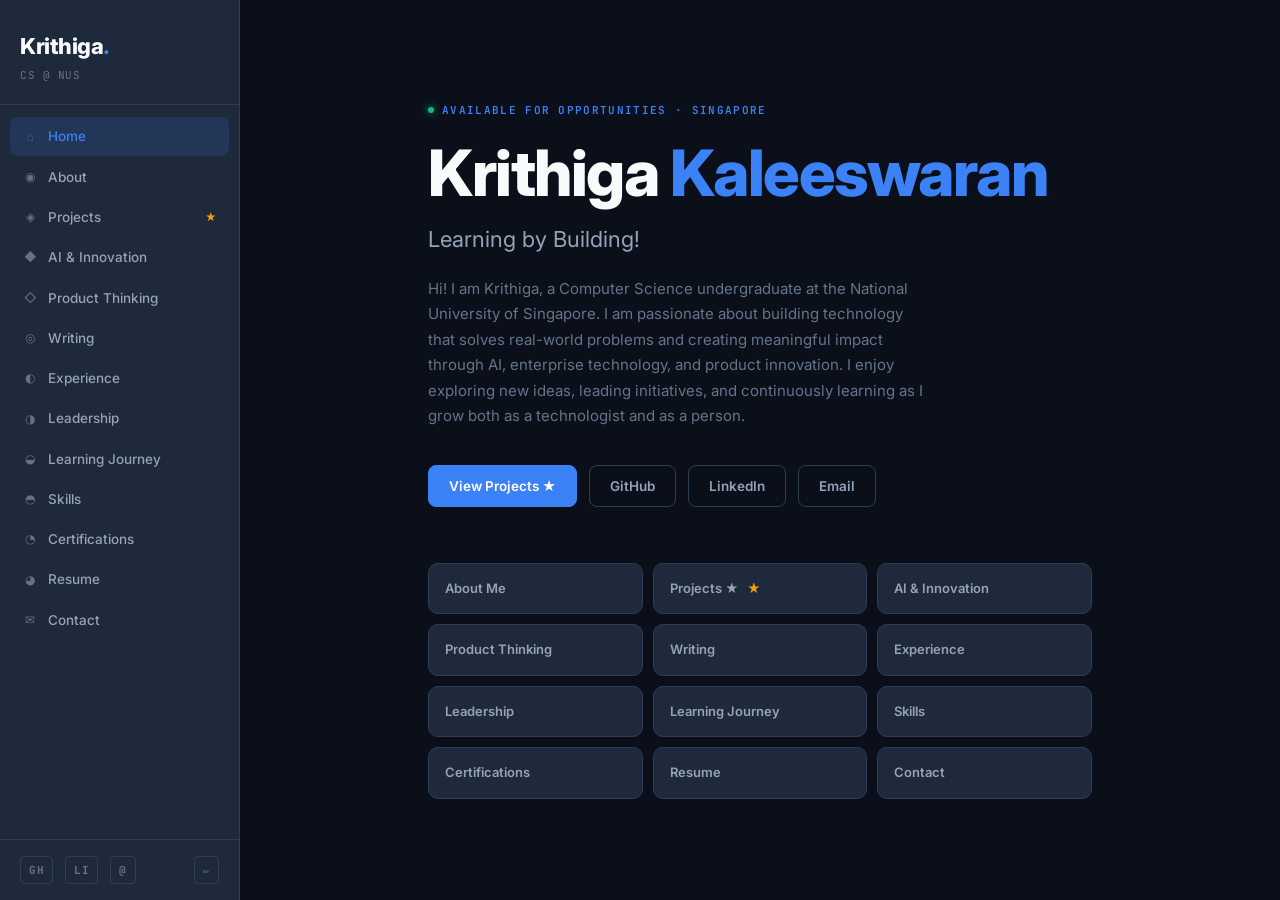
<file: index.html>
<!DOCTYPE html>
<html lang="en">
<head>
  <meta charset="UTF-8" />
  <meta name="viewport" content="width=device-width, initial-scale=1.0" />
  <title>Portfolio</title>
  <link rel="preconnect" href="https://fonts.googleapis.com" />
  <link rel="preconnect" href="https://fonts.gstatic.com" crossorigin />
  <link href="https://fonts.googleapis.com/css2?family=Inter:wght@400;500;600;700;800&family=JetBrains+Mono:wght@400;600;700&display=swap" rel="stylesheet" />
  <link rel="stylesheet" href="style.css" />
</head>
<body>
  <div id="sidebar"></div>
  <div id="mobile-header"></div>
  <div id="mobile-drawer"></div>

  <main id="main">
    <div id="home-hero">
      <div class="hero-badge">Available for opportunities · Singapore</div>

      <h1 class="hero-name" id="hero-name"></h1>
      <p class="hero-tagline" id="hero-tagline"></p>
      <p class="hero-intro" id="hero-intro"></p>

      <div class="hero-links" id="hero-links"></div>

      <div class="hero-nav-grid" id="hero-nav"></div>
    </div>
  </main>

  <script src="data.js"></script>
  <script src="nav.js"></script>
  <script>
    document.addEventListener("DOMContentLoaded", () => {
      document.title = PORTFOLIO.name + " — Portfolio";
      initNav();

      document.getElementById("hero-name").innerHTML =
        PORTFOLIO.name.replace(" ", "&nbsp;<span>") + "</span>";

      document.getElementById("hero-tagline").textContent = PORTFOLIO.tagline;
      document.getElementById("hero-intro").textContent   = PORTFOLIO.intro;

      document.getElementById("hero-links").innerHTML = `
        <a href="projects.html" class="btn btn-primary">View Projects ★</a>
        <a href="${PORTFOLIO.github}" target="_blank" class="btn btn-ghost">GitHub</a>
        <a href="${PORTFOLIO.linkedin}" target="_blank" class="btn btn-ghost">LinkedIn</a>
        <a href="mailto:${PORTFOLIO.email}" class="btn btn-ghost">Email</a>
      `;

      const navItems = [
        { href:"about.html",          label:"About Me" },
        { href:"projects.html",       label:"Projects ★",        star:true },
        { href:"ai.html",             label:"AI & Innovation" },
        { href:"product.html",        label:"Product Thinking" },
        { href:"writing.html",        label:"Writing" },
        { href:"experience.html",     label:"Experience" },
        { href:"leadership.html",     label:"Leadership" },
        { href:"learning.html",       label:"Learning Journey" },
        { href:"skills.html",         label:"Skills" },
        { href:"certifications.html", label:"Certifications" },
        { href:"resume.html",         label:"Resume" },
        { href:"contact.html",        label:"Contact" },
      ];

      document.getElementById("hero-nav").innerHTML = navItems.map(item => `
        <a href="${item.href}" class="hero-nav-item">
          ${item.label}
          ${item.star ? '<span class="hn-star">★</span>' : ""}
        </a>`).join("");
    });
  </script>
</body>
</html>
</file>
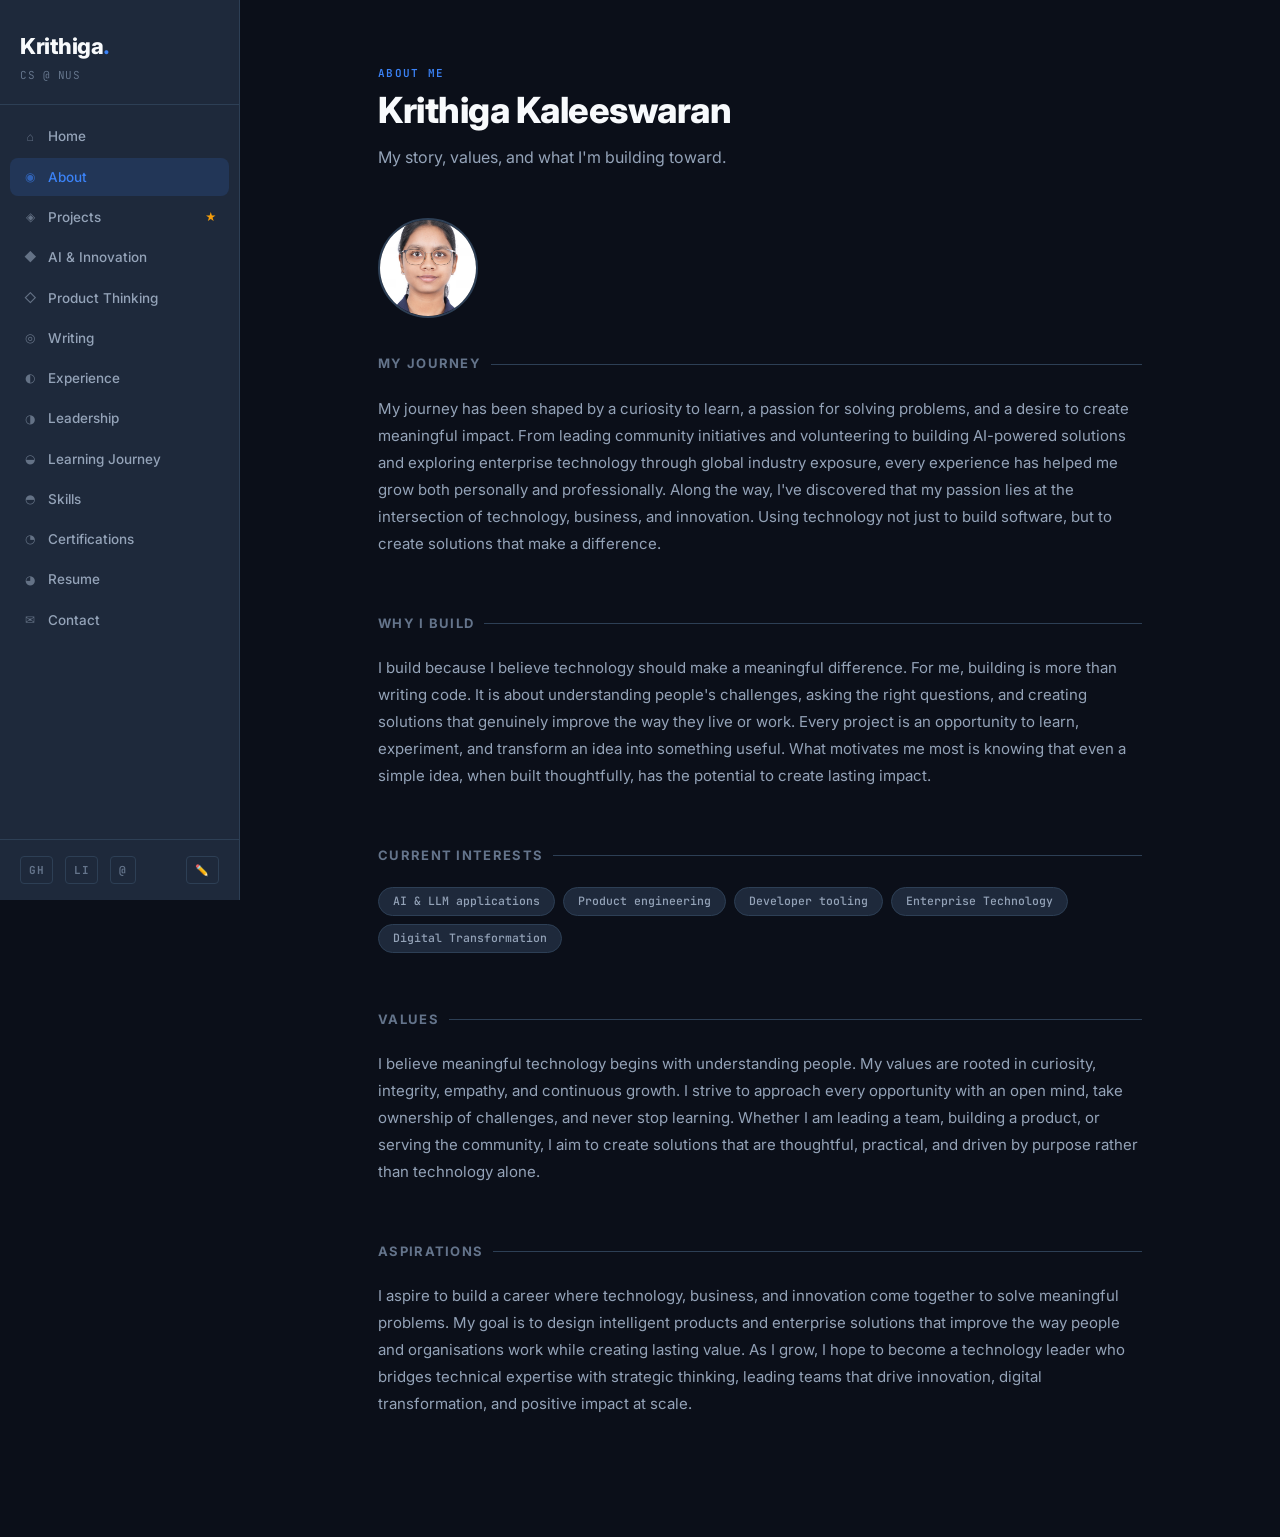
<file: about.html>
<!DOCTYPE html>
<html lang="en">
<head>
  <meta charset="UTF-8" /><meta name="viewport" content="width=device-width, initial-scale=1.0" />
  <title>About</title>
  <link rel="preconnect" href="https://fonts.googleapis.com" />
  <link rel="preconnect" href="https://fonts.gstatic.com" crossorigin />
  <link href="https://fonts.googleapis.com/css2?family=Inter:wght@400;500;600;700;800&family=JetBrains+Mono:wght@400;600;700&display=swap" rel="stylesheet" />
  <link rel="stylesheet" href="style.css" />
</head>
<body>
  <div id="sidebar"></div>
  <div id="mobile-header"></div>
  <div id="mobile-drawer"></div>
  <main id="main">
    <div class="page">
      <div class="page-header">
        <div class="page-label">About Me</div>
        <h1 class="page-title" id="about-name"></h1>
        <p class="page-subtitle">My story, values, and what I'm building toward.</p>
      </div>

      <div id="about-photo-wrap"></div>

      <div class="section">
        <div class="section-title">My Journey</div>
        <div class="prose"><p id="about-journey"></p></div>
      </div>

      <div class="section">
        <div class="section-title">Why I Build</div>
        <div class="prose"><p id="about-passion"></p></div>
      </div>

      <div class="section">
        <div class="section-title">Current Interests</div>
        <div class="pill-list" id="about-interests"></div>
      </div>

      <div class="section">
        <div class="section-title">Values</div>
        <div class="prose"><p id="about-values"></p></div>
      </div>

      <div class="section">
        <div class="section-title">Aspirations</div>
        <div class="prose"><p id="about-aspirations"></p></div>
      </div>
    </div>
  </main>
  <script src="data.js"></script>
  <script src="nav.js"></script>
  <script>
    document.addEventListener("DOMContentLoaded", () => {
      document.title = "About — " + PORTFOLIO.name;
      initNav();

      document.getElementById("about-name").textContent = PORTFOLIO.name;

      const photoWrap = document.getElementById("about-photo-wrap");
      if (PORTFOLIO.photo) {
        photoWrap.innerHTML = `<img src="${PORTFOLIO.photo}" alt="${PORTFOLIO.name}" class="about-photo" />`;
      } else {
        photoWrap.innerHTML = `<div class="about-photo-placeholder">👤</div>`;
      }

      const a = PORTFOLIO.about;
      document.getElementById("about-journey").textContent     = a.journey;
      document.getElementById("about-passion").textContent     = a.passion;
      document.getElementById("about-values").textContent      = a.values;
      document.getElementById("about-aspirations").textContent = a.aspirations;

      document.getElementById("about-interests").innerHTML =
        a.interests.map(i => `<span class="pill">${i}</span>`).join("");
    });
  </script>
</body>
</html>
</file>
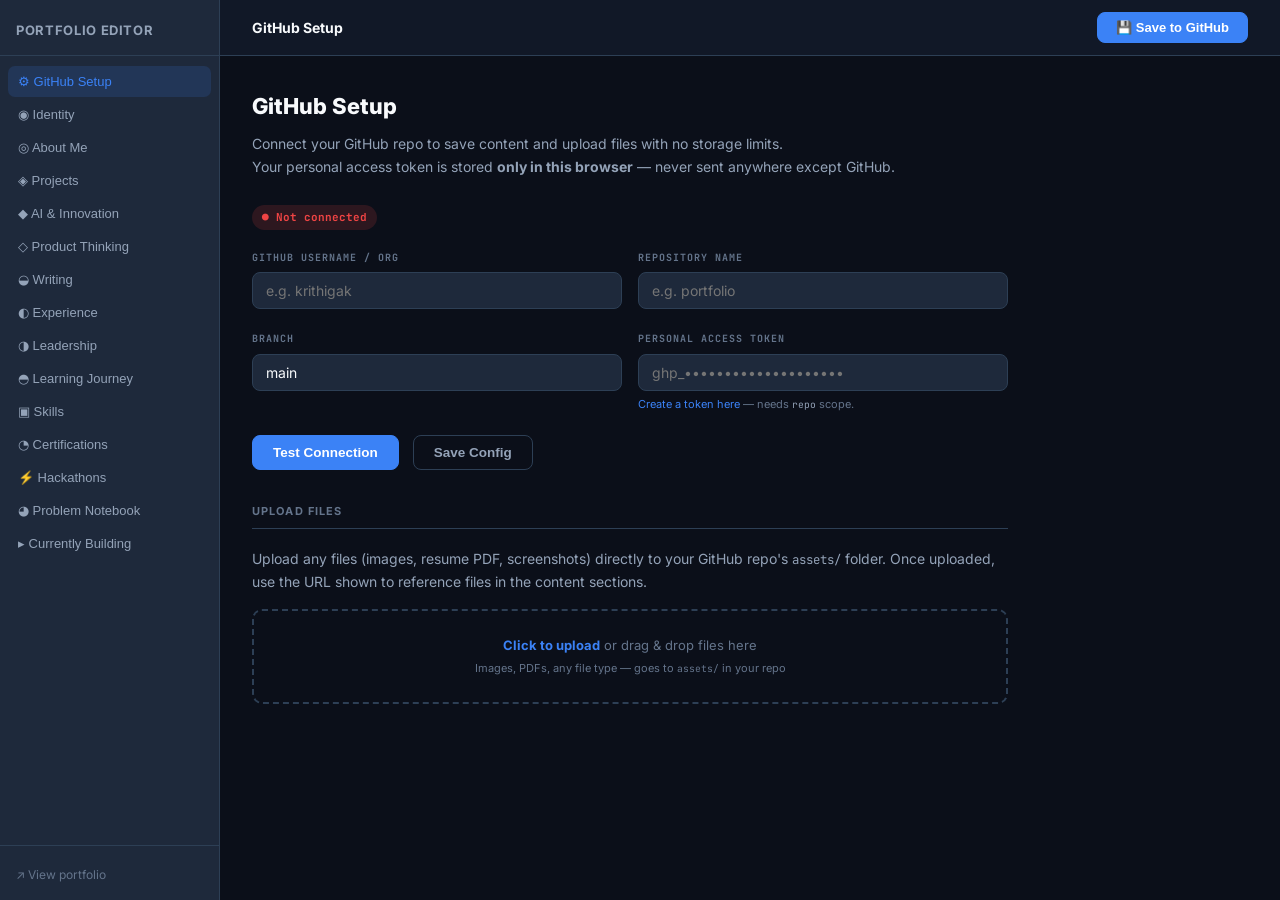
<file: admin.html>
<!DOCTYPE html>
<html lang="en">
<head>
  <meta charset="UTF-8" /><meta name="viewport" content="width=device-width, initial-scale=1.0" />
  <title>Admin — Portfolio Editor</title>
  <link rel="preconnect" href="https://fonts.googleapis.com" />
  <link rel="preconnect" href="https://fonts.gstatic.com" crossorigin />
  <link href="https://fonts.googleapis.com/css2?family=Inter:wght@400;500;600;700;800&family=JetBrains+Mono:wght@400;600;700&display=swap" rel="stylesheet" />
  <link rel="stylesheet" href="style.css" />
  <style>
    /* ── Admin-specific overrides ── */
    body { display: block; min-height: 100vh; }
    #admin-wrap { min-height: 100vh; }

    /* ── Admin sidebar ── */
    #admin-sidebar {
      background: var(--surface);
      border-right: 1px solid var(--border);
      position: fixed; top: 0; left: 0; bottom: 0; width: 220px;
      display: flex; flex-direction: column;
      overflow-y: auto; z-index: 10;
    }

    .admin-brand {
      padding: 20px 16px 14px;
      border-bottom: 1px solid var(--border);
      font-size: 13px; font-weight: 700; color: var(--text2);
      letter-spacing: 0.05em; text-transform: uppercase;
    }

    .admin-nav { padding: 10px 8px; flex: 1; display: flex; flex-direction: column; gap: 2px; }

    .admin-nav-link {
      padding: 8px 10px; border-radius: 7px;
      font-size: 13px; font-weight: 500; color: var(--text2);
      cursor: pointer; transition: all 0.12s;
      display: flex; align-items: center; gap: 8px;
      border: none; background: none; width: 100%; text-align: left;
    }
    .admin-nav-link:hover { background: var(--surface2); color: var(--text); }
    .admin-nav-link.active { background: var(--accent-g); color: var(--accent); }

    /* ── Main content ── */
    #admin-main {
      margin-left: 220px;
      padding: 0;
      min-height: 100vh;
      display: flex; flex-direction: column;
    }

    /* ── Top bar ── */
    #admin-topbar {
      position: sticky; top: 0; z-index: 5;
      background: var(--bg2);
      border-bottom: 1px solid var(--border);
      padding: 12px 32px;
      display: flex; align-items: center; justify-content: space-between; gap: 16px;
    }

    #admin-topbar .section-name {
      font-size: 14px; font-weight: 700; color: var(--text);
    }

    #save-status {
      font-family: 'JetBrains Mono', monospace;
      font-size: 11px; color: var(--text3);
    }

    #save-status.saving { color: var(--yellow); }
    #save-status.saved  { color: var(--green); }
    #save-status.error  { color: var(--red); }

    /* ── Panel body ── */
    .admin-panel { display: none; padding: 32px; max-width: 820px; }
    .admin-panel.active { display: block; }

    /* ── Form elements ── */
    .form-group { margin-bottom: 22px; }

    .form-label {
      display: block;
      font-family: 'JetBrains Mono', monospace;
      font-size: 10px; font-weight: 700; letter-spacing: 0.1em;
      text-transform: uppercase; color: var(--text3);
      margin-bottom: 6px;
    }

    .form-hint {
      font-size: 11px; color: var(--text3); margin-top: 4px;
    }

    input[type="text"], input[type="password"], input[type="url"],
    input[type="email"], textarea, select {
      width: 100%;
      padding: 9px 13px;
      background: var(--surface);
      border: 1px solid var(--border);
      border-radius: 8px;
      color: var(--text);
      font-size: 14px; font-family: 'Inter', sans-serif;
      transition: border-color 0.15s;
    }

    input:focus, textarea:focus, select:focus {
      outline: none; border-color: var(--accent);
    }

    textarea { resize: vertical; min-height: 90px; line-height: 1.6; }

    .form-row { display: grid; grid-template-columns: 1fr 1fr; gap: 16px; }
    @media (max-width: 640px) { .form-row { grid-template-columns: 1fr; } }

    /* ── Card items (projects list) ── */
    .item-list { display: flex; flex-direction: column; gap: 10px; margin-bottom: 16px; }

    .item-row {
      background: var(--surface); border: 1px solid var(--border);
      border-radius: 10px; padding: 14px 16px;
      display: flex; align-items: center; gap: 12px;
      cursor: pointer; transition: border-color 0.15s;
    }
    .item-row:hover { border-color: var(--accent); }
    .item-row.open { border-color: var(--accent); background: color-mix(in srgb, var(--accent) 5%, var(--surface)); }

    .item-row-title { font-size: 14px; font-weight: 600; flex: 1; }
    .item-row-sub { font-size: 12px; color: var(--text3); }
    .item-row-actions { display: flex; gap: 6px; }

    .icon-btn {
      background: none; border: 1px solid var(--border); border-radius: 6px;
      color: var(--text2); cursor: pointer; padding: 4px 8px; font-size: 12px;
      transition: all 0.12s;
    }
    .icon-btn:hover { border-color: var(--accent); color: var(--accent); }
    .icon-btn.del:hover { border-color: var(--red); color: var(--red); }

    .item-editor {
      display: none;
      background: var(--bg2); border: 1px solid var(--border);
      border-radius: 10px; padding: 20px; margin-top: 4px;
    }
    .item-editor.open { display: block; }

    /* ── Image upload zone ── */
    .upload-zone {
      border: 2px dashed var(--border); border-radius: 10px;
      padding: 24px; text-align: center;
      cursor: pointer; transition: border-color 0.15s, background 0.15s;
      position: relative;
    }
    .upload-zone:hover, .upload-zone.drag-over {
      border-color: var(--accent);
      background: var(--accent-g);
    }
    .upload-zone input { position: absolute; inset: 0; opacity: 0; cursor: pointer; }
    .upload-zone-label { font-size: 13px; color: var(--text3); }
    .upload-zone-label strong { color: var(--accent); }

    .file-list { display: flex; flex-direction: column; gap: 6px; margin-top: 10px; }
    .file-item {
      background: var(--surface); border: 1px solid var(--border);
      border-radius: 7px; padding: 8px 12px;
      display: flex; align-items: center; gap: 10px; font-size: 13px;
    }
    .file-item .file-thumb {
      width: 36px; height: 36px; object-fit: cover; border-radius: 4px;
      border: 1px solid var(--border);
    }
    .file-item .file-name { flex: 1; color: var(--text2); font-family: 'JetBrains Mono', monospace; font-size: 11px; }
    .file-item .file-url { font-size: 11px; color: var(--accent); word-break: break-all; }
    .file-status { font-size: 11px; font-family: 'JetBrains Mono', monospace; }
    .file-status.uploading { color: var(--yellow); }
    .file-status.done { color: var(--green); }
    .file-status.fail { color: var(--red); }

    /* ── GitHub setup ── */
    #gh-status-badge {
      display: inline-flex; align-items: center; gap: 6px;
      font-family: 'JetBrains Mono', monospace;
      font-size: 11px; font-weight: 700;
      padding: 3px 10px; border-radius: 20px;
      margin-bottom: 20px;
    }
    #gh-status-badge.connected { background: color-mix(in srgb,var(--green) 15%,transparent); color: var(--green); }
    #gh-status-badge.disconnected { background: color-mix(in srgb,var(--red) 15%,transparent); color: var(--red); }

    /* ── Skills / Tags inline editor ── */
    .tags-editor { display: flex; flex-wrap: wrap; gap: 8px; align-items: center; }
    .editable-tag {
      display: flex; align-items: center; gap: 4px;
      font-family: 'JetBrains Mono', monospace;
      font-size: 11px; font-weight: 600;
      background: var(--accent-g); color: var(--accent);
      border: 1px solid color-mix(in srgb, var(--accent) 30%, transparent);
      padding: 3px 10px; border-radius: 20px;
    }
    .editable-tag button { background: none; border: none; color: var(--accent); cursor: pointer; font-size: 13px; line-height: 1; padding: 0 0 0 4px; }
    .tag-add-btn {
      font-size: 12px; padding: 4px 12px;
      border: 1px dashed var(--accent); border-radius: 20px;
      background: none; color: var(--accent); cursor: pointer;
    }
    .tag-add-input {
      width: 120px; padding: 4px 8px; border-radius: 20px;
      border: 1px solid var(--accent); background: var(--surface);
      color: var(--text); font-size: 12px;
    }

    /* ── Divider ── */
    .admin-divider {
      font-size: 11px; font-weight: 700; letter-spacing: 0.1em;
      text-transform: uppercase; color: var(--text3);
      border-bottom: 1px solid var(--border); padding-bottom: 8px;
      margin: 24px 0 18px;
    }

    /* ── Toast ── */
    #toast {
      position: fixed; bottom: 24px; right: 24px; z-index: 999;
      background: var(--surface); border: 1px solid var(--border);
      border-radius: 10px; padding: 12px 18px;
      font-size: 13px; color: var(--text);
      box-shadow: var(--shadow);
      transform: translateY(80px); opacity: 0;
      transition: all 0.25s ease;
      max-width: 320px;
    }
    #toast.show { transform: translateY(0); opacity: 1; }
    #toast.success { border-color: var(--green); }
    #toast.error   { border-color: var(--red); }

    .preview-link {
      font-size: 12px; color: var(--text3); text-decoration: none;
    }
    .preview-link:hover { color: var(--accent); }
  </style>
</head>
<body>
<div id="admin-wrap">

  <!-- ── Sidebar ── -->
  <div id="admin-sidebar">
    <div class="admin-brand">Portfolio Editor</div>
    <div class="admin-nav" id="admin-nav"></div>
    <div style="padding:14px 16px;border-top:1px solid var(--border)">
      <a href="index.html" class="preview-link" target="_blank">↗ View portfolio</a>
    </div>
  </div>

  <!-- ── Main ── -->
  <div id="admin-main">
    <div id="admin-topbar">
      <span class="section-name" id="topbar-section">GitHub Setup</span>
      <div style="display:flex;align-items:center;gap:14px">
        <span id="save-status"></span>
        <button class="btn btn-primary" id="btn-save" onclick="saveToGitHub()" style="font-size:13px;padding:7px 18px">
          💾 Save to GitHub
        </button>
      </div>
    </div>

    <!-- ══ PANEL: GitHub Setup ══ -->
    <div class="admin-panel active" id="panel-github">
      <h2 style="font-size:22px;font-weight:800;margin-bottom:8px">GitHub Setup</h2>
      <p style="font-size:14px;color:var(--text2);margin-bottom:24px">
        Connect your GitHub repo to save content and upload files with no storage limits.<br>
        Your personal access token is stored <strong>only in this browser</strong> — never sent anywhere except GitHub.
      </p>

      <div id="gh-status-badge" class="disconnected">● Not connected</div>

      <div class="form-row">
        <div class="form-group">
          <label class="form-label">GitHub Username / Org</label>
          <input type="text" id="gh-owner" placeholder="e.g. krithigak" />
        </div>
        <div class="form-group">
          <label class="form-label">Repository Name</label>
          <input type="text" id="gh-repo" placeholder="e.g. portfolio" />
        </div>
      </div>
      <div class="form-row">
        <div class="form-group">
          <label class="form-label">Branch</label>
          <input type="text" id="gh-branch" placeholder="main" value="main" />
        </div>
        <div class="form-group">
          <label class="form-label">Personal Access Token</label>
          <input type="password" id="gh-token" placeholder="ghp_••••••••••••••••••••" />
          <p class="form-hint">
            <a href="https://github.com/settings/tokens/new?scopes=repo&description=Portfolio+Editor" target="_blank" style="color:var(--accent)">
              Create a token here
            </a> — needs <code style="color:var(--text2)">repo</code> scope.
          </p>
        </div>
      </div>
      <button class="btn btn-primary" onclick="testGitHub()" style="margin-right:10px">Test Connection</button>
      <button class="btn btn-ghost" onclick="saveGitHubConfig()">Save Config</button>

      <div class="admin-divider" style="margin-top:32px">Upload Files</div>
      <p style="font-size:14px;color:var(--text2);margin-bottom:16px">
        Upload any files (images, resume PDF, screenshots) directly to your GitHub repo's <code>assets/</code> folder.
        Once uploaded, use the URL shown to reference files in the content sections.
      </p>
      <div class="upload-zone" id="bulk-upload-zone">
        <input type="file" multiple onchange="handleBulkUpload(event)" />
        <div class="upload-zone-label">
          <strong>Click to upload</strong> or drag & drop files here<br>
          <span style="font-size:11px">Images, PDFs, any file type — goes to <code>assets/</code> in your repo</span>
        </div>
      </div>
      <div class="file-list" id="bulk-file-list"></div>
    </div>

    <!-- ══ PANEL: Identity ══ -->
    <div class="admin-panel" id="panel-identity">
      <h2 style="font-size:22px;font-weight:800;margin-bottom:20px">Identity</h2>
      <div class="form-group">
        <label class="form-label">Full Name</label>
        <input type="text" id="f-name" />
      </div>
      <div class="form-group">
        <label class="form-label">One-line Tagline</label>
        <input type="text" id="f-tagline" />
      </div>
      <div class="form-group">
        <label class="form-label">Short Introduction (home page)</label>
        <textarea id="f-intro" rows="3"></textarea>
      </div>
      <div class="form-row">
        <div class="form-group">
          <label class="form-label">Email</label>
          <input type="email" id="f-email" />
        </div>
        <div class="form-group">
          <label class="form-label">GitHub URL</label>
          <input type="url" id="f-github" placeholder="https://github.com/username" />
        </div>
      </div>
      <div class="form-row">
        <div class="form-group">
          <label class="form-label">LinkedIn URL</label>
          <input type="url" id="f-linkedin" />
        </div>
        <div class="form-group">
          <label class="form-label">Resume PDF Path</label>
          <input type="text" id="f-resumePDF" placeholder="assets/resume.pdf" />
          <p class="form-hint">Upload your PDF in the GitHub Setup tab first, then paste the path here.</p>
        </div>
      </div>
      <div class="form-group">
        <label class="form-label">Profile Photo Path or URL</label>
        <input type="text" id="f-photo" placeholder="assets/photo.jpg" />
        <p class="form-hint">Upload your photo in GitHub Setup, then paste the path here.</p>
      </div>
    </div>

    <!-- ══ PANEL: About ══ -->
    <div class="admin-panel" id="panel-about">
      <h2 style="font-size:22px;font-weight:800;margin-bottom:20px">About Me</h2>
      <div class="form-group">
        <label class="form-label">Your Journey</label>
        <textarea id="f-about-journey" rows="4"></textarea>
      </div>
      <div class="form-group">
        <label class="form-label">Why You Build</label>
        <textarea id="f-about-passion" rows="4"></textarea>
      </div>
      <div class="form-group">
        <label class="form-label">Values</label>
        <textarea id="f-about-values" rows="3"></textarea>
      </div>
      <div class="form-group">
        <label class="form-label">Career Aspirations</label>
        <textarea id="f-about-aspirations" rows="3"></textarea>
      </div>
      <div class="form-group">
        <label class="form-label">Current Interests</label>
        <div class="tags-editor" id="tags-interests"></div>
      </div>
    </div>

    <!-- ══ PANEL: Projects ══ -->
    <div class="admin-panel" id="panel-projects">
      <div style="display:flex;align-items:center;justify-content:space-between;margin-bottom:20px">
        <h2 style="font-size:22px;font-weight:800">Projects</h2>
        <button class="btn btn-primary" onclick="addItem('projects')" style="font-size:13px;padding:7px 14px">+ Add Project</button>
      </div>
      <div class="item-list" id="list-projects"></div>
    </div>

    <!-- ══ PANEL: AI & Innovation ══ -->
    <div class="admin-panel" id="panel-ai">
      <div style="display:flex;align-items:center;justify-content:space-between;margin-bottom:20px">
        <h2 style="font-size:22px;font-weight:800">AI & Innovation</h2>
        <button class="btn btn-primary" onclick="addItem('ai')" style="font-size:13px;padding:7px 14px">+ Add</button>
      </div>
      <div class="item-list" id="list-ai"></div>
    </div>

    <!-- ══ PANEL: Product Thinking ══ -->
    <div class="admin-panel" id="panel-product">
      <div style="display:flex;align-items:center;justify-content:space-between;margin-bottom:20px">
        <h2 style="font-size:22px;font-weight:800">Product Thinking</h2>
        <button class="btn btn-primary" onclick="addItem('product')" style="font-size:13px;padding:7px 14px">+ Add</button>
      </div>
      <div class="item-list" id="list-product"></div>
    </div>

    <!-- ══ PANEL: Writing ══ -->
    <div class="admin-panel" id="panel-writing">
      <div style="display:flex;align-items:center;justify-content:space-between;margin-bottom:20px">
        <h2 style="font-size:22px;font-weight:800">Writing & Reflections</h2>
        <button class="btn btn-primary" onclick="addItem('writing')" style="font-size:13px;padding:7px 14px">+ Add</button>
      </div>
      <div class="item-list" id="list-writing"></div>
    </div>

    <!-- ══ PANEL: Experience ══ -->
    <div class="admin-panel" id="panel-experience">
      <div style="display:flex;align-items:center;justify-content:space-between;margin-bottom:20px">
        <h2 style="font-size:22px;font-weight:800">Industry Experience</h2>
        <button class="btn btn-primary" onclick="addItem('experience')" style="font-size:13px;padding:7px 14px">+ Add</button>
      </div>
      <div class="item-list" id="list-experience"></div>
    </div>

    <!-- ══ PANEL: Leadership ══ -->
    <div class="admin-panel" id="panel-leadership">
      <div style="display:flex;align-items:center;justify-content:space-between;margin-bottom:20px">
        <h2 style="font-size:22px;font-weight:800">Leadership & Community</h2>
        <button class="btn btn-primary" onclick="addItem('leadership')" style="font-size:13px;padding:7px 14px">+ Add</button>
      </div>
      <div class="item-list" id="list-leadership"></div>
    </div>

    <!-- ══ PANEL: Learning ══ -->
    <div class="admin-panel" id="panel-learning">
      <h2 style="font-size:22px;font-weight:800;margin-bottom:20px">Learning Journey</h2>
      <div class="admin-divider">Timeline</div>
      <div class="item-list" id="list-timeline"></div>
      <button class="btn btn-ghost" onclick="addTimelineItem()" style="font-size:12px;padding:6px 14px;margin-bottom:24px">+ Add Milestone</button>

      <div class="admin-divider">Currently Learning</div>
      <div class="tags-editor" id="tags-current-learning"></div>

      <div class="admin-divider" style="margin-top:20px">Exploring Next</div>
      <div class="tags-editor" id="tags-exploring"></div>

      <div class="admin-divider" style="margin-top:20px">Research Interests</div>
      <div class="tags-editor" id="tags-research"></div>

      <div class="admin-divider" style="margin-top:20px">Courses</div>
      <div class="item-list" id="list-courses"></div>
      <button class="btn btn-ghost" onclick="addCourse()" style="font-size:12px;padding:6px 14px;margin-bottom:24px">+ Add Course</button>

      <div class="admin-divider">Reading List</div>
      <div class="item-list" id="list-reading"></div>
      <button class="btn btn-ghost" onclick="addBook()" style="font-size:12px;padding:6px 14px">+ Add Book</button>
    </div>

    <!-- ══ PANEL: Skills ══ -->
    <div class="admin-panel" id="panel-skills">
      <h2 style="font-size:22px;font-weight:800;margin-bottom:20px">Skills & Toolbox</h2>
      <script>/* rendered by JS */</script>
      <div id="skills-panels"></div>
    </div>

    <!-- ══ PANEL: Certifications ══ -->
    <div class="admin-panel" id="panel-certs">
      <div style="display:flex;align-items:center;justify-content:space-between;margin-bottom:20px">
        <h2 style="font-size:22px;font-weight:800">Certifications</h2>
        <button class="btn btn-primary" onclick="addItem('certifications')" style="font-size:13px;padding:7px 14px">+ Add</button>
      </div>
      <div class="item-list" id="list-certifications"></div>
    </div>

    <!-- ══ PANEL: Hackathons ══ -->
    <div class="admin-panel" id="panel-hackathons">
      <div style="display:flex;align-items:center;justify-content:space-between;margin-bottom:20px">
        <h2 style="font-size:22px;font-weight:800">Hackathons & Events</h2>
        <button class="btn btn-primary" onclick="addItem('hackathons')" style="font-size:13px;padding:7px 14px">+ Add Hackathon</button>
      </div>
      <div class="item-list" id="list-hackathons"></div>
    </div>

    <!-- ══ PANEL: Problems ══ -->
    <div class="admin-panel" id="panel-problems">
      <div style="display:flex;align-items:center;justify-content:space-between;margin-bottom:20px">
        <h2 style="font-size:22px;font-weight:800">Problem Notebook</h2>
        <button class="btn btn-primary" onclick="addItem('problems')" style="font-size:13px;padding:7px 14px">+ Add</button>
      </div>
      <div class="item-list" id="list-problems"></div>
    </div>

    <!-- ══ PANEL: Currently Building ══ -->
    <div class="admin-panel" id="panel-building">
      <div style="display:flex;align-items:center;justify-content:space-between;margin-bottom:20px">
        <h2 style="font-size:22px;font-weight:800">Currently Building</h2>
        <button class="btn btn-primary" onclick="addItem('currentlyBuilding')" style="font-size:13px;padding:7px 14px">+ Add</button>
      </div>
      <div class="item-list" id="list-currentlyBuilding"></div>
    </div>

  </div><!-- /admin-main -->
</div><!-- /admin-wrap -->

<div id="toast"></div>

<script src="data.js"></script>
<script src="github.js"></script>
<script>

// ── Working copy of PORTFOLIO ───────────────────────────────────
// Priority: GitHub (source of truth) → localStorage cache → bundled data.js
let P = JSON.parse(JSON.stringify(PORTFOLIO));

async function loadLatestData() {
  // 1. Try to pull the live data.js from GitHub
  if (gh.isConfigured()) {
    setStatus('saving', 'Loading latest data from GitHub…');
    try {
      const file = await gh.getFile('data.js');
      if (file.ok && file.exists) {
        // Extract the PORTFOLIO object from the JS file string
        const match = file.content.match(/const PORTFOLIO\s*=\s*(\{[\s\S]*\});?\s*$/m);
        if (match) {
          const parsed = JSON.parse(match[1]);
          P = parsed;
          localStorage.setItem('portfolio-cache', JSON.stringify(P));
          setStatus('saved', 'Loaded from GitHub ✓');
          setTimeout(() => setStatus('', ''), 2000);
          return;
        }
      }
    } catch (e) {
      // Fall through to cache
    }
  }

  // 2. Fall back to localStorage cache (last successful save)
  const cached = localStorage.getItem('portfolio-cache');
  if (cached) {
    try {
      P = JSON.parse(cached);
      setStatus('saved', 'Loaded from local cache');
      setTimeout(() => setStatus('', ''), 2000);
      return;
    } catch (e) {}
  }

  // 3. Fall back to bundled data.js (fresh install)
  P = JSON.parse(JSON.stringify(PORTFOLIO));
}

// ── Nav panels ─────────────────────────────────────────────────
const PANELS = [
  { id: 'github',     label: '⚙ GitHub Setup' },
  { id: 'identity',   label: '◉ Identity' },
  { id: 'about',      label: '◎ About Me' },
  { id: 'projects',   label: '◈ Projects' },
  { id: 'ai',         label: '◆ AI & Innovation' },
  { id: 'product',    label: '◇ Product Thinking' },
  { id: 'writing',    label: '◒ Writing' },
  { id: 'experience', label: '◐ Experience' },
  { id: 'leadership', label: '◑ Leadership' },
  { id: 'learning',   label: '◓ Learning Journey' },
  { id: 'skills',     label: '▣ Skills' },
  { id: 'certs',      label: '◔ Certifications' },
  { id: 'hackathons', label: '⚡ Hackathons' },
  { id: 'problems',   label: '◕ Problem Notebook' },
  { id: 'building',   label: '▸ Currently Building' },
];

function buildNav() {
  document.getElementById('admin-nav').innerHTML = PANELS.map(p => `
    <button class="admin-nav-link ${p.id==='github'?'active':''}" onclick="showPanel('${p.id}')">${p.label}</button>
  `).join('');
}

function showPanel(id) {
  document.querySelectorAll('.admin-panel').forEach(el => el.classList.remove('active'));
  document.querySelectorAll('.admin-nav-link').forEach(el => el.classList.remove('active'));
  document.getElementById(`panel-${id}`)?.classList.add('active');
  document.querySelectorAll('.admin-nav-link').forEach(el => {
    if (el.textContent.includes(id) || el.getAttribute('onclick')?.includes(`'${id}'`)) el.classList.add('active');
  });
  const label = PANELS.find(p => p.id === id)?.label || id;
  document.getElementById('topbar-section').textContent = label.replace(/^[^\s]+\s/, '');
  renderPanel(id);
}

// ── Field helpers ───────────────────────────────────────────────
const fv = id => document.getElementById(id)?.value?.trim() ?? '';
const sv = (id, val) => { const el = document.getElementById(id); if (el) el.value = val ?? ''; };

// ── Render panels ───────────────────────────────────────────────
function renderPanel(id) {
  if (id === 'github')     renderGitHub();
  if (id === 'identity')   renderIdentity();
  if (id === 'about')      renderAbout();
  if (id === 'projects')   renderList('projects');
  if (id === 'ai')         renderList('ai');
  if (id === 'product')    renderList('product');
  if (id === 'writing')    renderList('writing');
  if (id === 'experience') renderList('experience');
  if (id === 'leadership') renderList('leadership');
  if (id === 'certs')      renderList('certifications');
  if (id === 'hackathons') renderList('hackathons');
  if (id === 'problems')   renderList('problems');
  if (id === 'building')   renderList('currentlyBuilding');
  if (id === 'learning')   renderLearning();
  if (id === 'skills')     renderSkills();
}

// ── GitHub ──────────────────────────────────────────────────────
function renderGitHub() {
  gh.reload();
  const cfg = gh.cfg || {};
  sv('gh-owner', cfg.owner); sv('gh-repo', cfg.repo);
  sv('gh-branch', cfg.branch || 'main'); sv('gh-token', cfg.token);
  updateGhBadge();
  setupDragDrop();
}

function updateGhBadge() {
  const badge = document.getElementById('gh-status-badge');
  if (gh.isConfigured()) {
    badge.className = 'connected';
    badge.textContent = `● Connected — ${gh.cfg.owner}/${gh.cfg.repo}`;
  } else {
    badge.className = 'disconnected';
    badge.textContent = '● Not connected';
  }
}

function saveGitHubConfig() {
  localStorage.setItem('gh-config', JSON.stringify({
    owner: fv('gh-owner'), repo: fv('gh-repo'),
    branch: fv('gh-branch') || 'main', token: fv('gh-token')
  }));
  gh.reload(); updateGhBadge();
  toast('Config saved to browser storage.', 'success');
}

async function testGitHub() {
  saveGitHubConfig();
  setStatus('saving', 'Testing…');
  const result = await gh.testConnection();
  if (result.ok) { setStatus('saved', 'Connected ✓'); toast('Connection successful!', 'success'); }
  else { setStatus('error', 'Failed'); toast(result.error, 'error'); }
}

// Bulk upload
function setupDragDrop() {
  const zone = document.getElementById('bulk-upload-zone');
  if (!zone) return;
  zone.addEventListener('dragover', e => { e.preventDefault(); zone.classList.add('drag-over'); });
  zone.addEventListener('dragleave', () => zone.classList.remove('drag-over'));
  zone.addEventListener('drop', e => { e.preventDefault(); zone.classList.remove('drag-over'); uploadFiles([...e.dataTransfer.files]); });
}

async function handleBulkUpload(e) { uploadFiles([...e.target.files]); }

async function uploadFiles(files) {
  if (!gh.isConfigured()) { toast('Configure GitHub first.', 'error'); return; }
  const list = document.getElementById('bulk-file-list');
  for (const file of files) {
    const row = document.createElement('div');
    row.className = 'file-item';
    const isImg = file.type.startsWith('image/');
    row.innerHTML = `
      ${isImg ? `<img class="file-thumb" id="thumb-${file.name}" />` : `<span style="font-size:20px">📄</span>`}
      <div style="flex:1">
        <div class="file-name">${file.name}</div>
        <div class="file-url" id="url-${file.name}"></div>
      </div>
      <span class="file-status uploading" id="status-${file.name}">Uploading…</span>`;
    list.prepend(row);

    if (isImg) {
      const thumb = document.getElementById(`thumb-${file.name}`);
      const tmpUrl = URL.createObjectURL(file);
      thumb.src = tmpUrl;
    }

    const result = await gh.uploadAsset(file);
    const statusEl = document.getElementById(`status-${file.name}`);
    const urlEl    = document.getElementById(`url-${file.name}`);
    if (result.ok) {
      statusEl.className = 'file-status done'; statusEl.textContent = '✓ Done';
      urlEl.textContent = result.assetPath;
      urlEl.title = 'Copy this path to reference this file';
      urlEl.style.cursor = 'pointer';
      urlEl.onclick = () => { navigator.clipboard.writeText(result.assetPath); toast('Path copied!', 'success'); };
    } else {
      statusEl.className = 'file-status fail'; statusEl.textContent = '✗ Failed: ' + result.error;
    }
  }
}

// ── Identity ────────────────────────────────────────────────────
function renderIdentity() {
  sv('f-name', P.name); sv('f-tagline', P.tagline); sv('f-intro', P.intro);
  sv('f-email', P.email); sv('f-github', P.github); sv('f-linkedin', P.linkedin);
  sv('f-resumePDF', P.resumePDF); sv('f-photo', P.photo);
}

function collectIdentity() {
  P.name = fv('f-name'); P.tagline = fv('f-tagline'); P.intro = fv('f-intro');
  P.email = fv('f-email'); P.github = fv('f-github'); P.linkedin = fv('f-linkedin');
  P.resumePDF = fv('f-resumePDF'); P.photo = fv('f-photo');
}

// ── About ───────────────────────────────────────────────────────
function renderAbout() {
  sv('f-about-journey', P.about.journey); sv('f-about-passion', P.about.passion);
  sv('f-about-values', P.about.values); sv('f-about-aspirations', P.about.aspirations);
  renderTags('tags-interests', P.about.interests);
}

function collectAbout() {
  P.about.journey = fv('f-about-journey'); P.about.passion = fv('f-about-passion');
  P.about.values = fv('f-about-values'); P.about.aspirations = fv('f-about-aspirations');
}

// ── Generic list renderer ────────────────────────────────────────
const ITEM_FIELDS = {
  projects: [
    { key:'title', label:'Title', type:'text' },
    { key:'subtitle', label:'Subtitle / tagline', type:'text' },
    { key:'featured', label:'Featured?', type:'checkbox' },
    { key:'problem', label:'Problem Statement', type:'textarea' },
    { key:'users', label:'Target Users', type:'text' },
    { key:'solution', label:'Solution Overview', type:'textarea' },
    { key:'vision', label:'Product Vision', type:'textarea' },
    { key:'role', label:'My Role', type:'text' },
    { key:'team', label:'Team', type:'text' },
    { key:'designProcess', label:'Design Process', type:'textarea' },
    { key:'architecture', label:'Architecture', type:'textarea' },
    { key:'technologies', label:'Technologies (comma-separated)', type:'tags' },
    { key:'tags', label:'Display Tags (comma-separated)', type:'tags' },
    { key:'challenges', label:'Challenges', type:'textarea' },
    { key:'tradeoffs', label:'Design Trade-offs', type:'textarea' },
    { key:'results', label:'Results', type:'textarea' },
    { key:'lessons', label:'Lessons Learned', type:'textarea' },
    { key:'future', label:'Future Improvements', type:'textarea' },
    { key:'demo', label:'Demo URL', type:'url' },
    { key:'github', label:'GitHub URL', type:'url' },
    { key:'screenshots', label:'Screenshot paths (comma-separated)', type:'text',
      hint:'Upload images first in GitHub Setup, then list paths e.g. assets/proj1/a.png, assets/proj1/b.png' },
    { key:'thumbnail', label:'Thumbnail image path', type:'text' },
  ],
  ai: [
    { key:'title', label:'Title', type:'text' },
    { key:'subtitle', label:'Subtitle', type:'text' },
    { key:'description', label:'Description', type:'textarea' },
    { key:'insight', label:'Key Insight / Takeaway', type:'textarea' },
    { key:'tags', label:'Tags', type:'tags' },
    { key:'link', label:'Link', type:'url' },
    { key:'github', label:'GitHub', type:'url' },
  ],
  product: [
    { key:'title', label:'Title', type:'text' },
    { key:'type', label:'Type (e.g. User Research)', type:'text' },
    { key:'description', label:'Description', type:'textarea' },
    { key:'outcome', label:'Outcome', type:'textarea' },
    { key:'tags', label:'Tags', type:'tags' },
    { key:'link', label:'Link (Figma, Notion, etc.)', type:'url' },
  ],
  writing: [
    { key:'title', label:'Title', type:'text' },
    { key:'type', label:'Type (e.g. Retrospective)', type:'text' },
    { key:'date', label:'Date (e.g. June 2025)', type:'text' },
    { key:'summary', label:'Summary', type:'textarea' },
    { key:'link', label:'External Link (optional)', type:'url' },
  ],
  experience: [
    { key:'role', label:'Role Title', type:'text' },
    { key:'company', label:'Company / Organisation', type:'text' },
    { key:'period', label:'Period (e.g. Jun–Aug 2025)', type:'text' },
    { key:'type', label:'Type (Internship / Part-time)', type:'text' },
    { key:'problem', label:'Business Problem', type:'textarea' },
    { key:'stakeholders', label:'Stakeholders', type:'text' },
    { key:'constraints', label:'Constraints', type:'textarea' },
    { key:'approach', label:'Approach', type:'textarea' },
    { key:'architecture', label:'Architecture (if applicable)', type:'textarea' },
    { key:'decisions', label:'Key Decisions', type:'textarea' },
    { key:'outcome', label:'Outcome', type:'textarea' },
    { key:'lessons', label:'Lessons Learned', type:'textarea' },
  ],
  leadership: [
    { key:'title', label:'Role / Initiative', type:'text' },
    { key:'organisation', label:'Organisation', type:'text' },
    { key:'period', label:'Period', type:'text' },
    { key:'type', label:'Type', type:'text' },
    { key:'impact', label:'Impact (what changed because you were there)', type:'textarea' },
    { key:'teamSize', label:'Team Size', type:'text' },
    { key:'skills', label:'Skills', type:'tags' },
  ],
  certifications: [
    { key:'name', label:'Name', type:'text' },
    { key:'issuer', label:'Issuer', type:'text' },
    { key:'year', label:'Year', type:'text' },
    { key:'category', label:'Category (Technical / AI / Cloud)', type:'text' },
    { key:'link', label:'Certificate Link', type:'url' },
  ],
  hackathons: [
    { key:'name',       label:'Hackathon Name',              type:'text' },
    { key:'organiser',  label:'Organiser',                   type:'text' },
    { key:'date',       label:'Date / Year',                 type:'text' },
    { key:'challenge',  label:'Problem Statement / Challenge', type:'textarea' },
    { key:'team',       label:'Team Composition',            type:'text' },
    { key:'role',       label:'Your Role',                   type:'text' },
    { key:'solution',   label:'What You Built',              type:'textarea' },
    { key:'result',     label:'Result / Prize',              type:'text' },
    { key:'reflection', label:'Reflection — what you\'d do differently', type:'textarea' },
    { key:'demo',       label:'Demo Link',                   type:'url' },
  ],
  problems: [
    { key:'title', label:'Problem Title', type:'text' },
    { key:'observation', label:'Observation', type:'textarea' },
    { key:'whyMatters', label:'Why it Matters', type:'textarea' },
    { key:'idea', label:'Rough Idea / Solution', type:'textarea' },
    { key:'stage', label:'Stage (Observation / Exploring / Prototyping)', type:'text' },
  ],
  currentlyBuilding: [
    { key:'title', label:'Title', type:'text' },
    { key:'description', label:'Description', type:'textarea' },
    { key:'stage', label:'Stage (Active / Planning / Paused)', type:'text' },
    { key:'link', label:'Link', type:'url' },
  ],
};

function getTitle(key, item) {
  if (key === 'experience')    return item.role  || 'New Entry';
  if (key === 'leadership')    return item.title || 'New Entry';
  if (key === 'certifications') return item.name || 'New Cert';
  if (key === 'hackathons')    return item.name  || 'New Hackathon';
  return item.title || 'New Entry';
}

function renderList(key) {
  const arr = P[key] || [];
  const container = document.getElementById(`list-${key}`);
  if (!container) return;
  container.innerHTML = '';
  arr.forEach((item, idx) => {
    const row = document.createElement('div');
    row.innerHTML = `
      <div class="item-row" onclick="toggleItem('${key}', ${idx})">
        <div>
          <div class="item-row-title">${esc(getTitle(key, item))}</div>
          <div class="item-row-sub">${esc(item.subtitle || item.company || item.type || item.organisation || item.issuer || '')}</div>
        </div>
        <div class="item-row-actions">
          <button class="icon-btn" onclick="event.stopPropagation();moveItem('${key}',${idx},-1)" title="Move up">↑</button>
          <button class="icon-btn" onclick="event.stopPropagation();moveItem('${key}',${idx},1)"  title="Move down">↓</button>
          <button class="icon-btn del" onclick="event.stopPropagation();deleteItem('${key}',${idx})" title="Delete">✕</button>
        </div>
      </div>
      <div class="item-editor" id="editor-${key}-${idx}">
        ${buildItemForm(key, item, idx)}
      </div>`;
    container.appendChild(row);
  });
}

function buildItemForm(key, item, idx) {
  const fields = ITEM_FIELDS[key] || [];
  return fields.map(f => {
    const id = `f-${key}-${idx}-${f.key}`;
    const val = item[f.key] ?? '';
    if (f.type === 'textarea') return `
      <div class="form-group">
        <label class="form-label">${f.label}</label>
        <textarea id="${id}" onchange="updateItem('${key}',${idx},'${f.key}',this.value)">${esc(val)}</textarea>
        ${f.hint ? `<p class="form-hint">${f.hint}</p>` : ''}
      </div>`;
    if (f.type === 'checkbox') return `
      <div class="form-group" style="display:flex;align-items:center;gap:10px">
        <input type="checkbox" id="${id}" ${val?'checked':''} onchange="updateItem('${key}',${idx},'${f.key}',this.checked)" style="width:auto" />
        <label class="form-label" for="${id}" style="margin:0">${f.label}</label>
      </div>`;
    if (f.type === 'tags') return `
      <div class="form-group">
        <label class="form-label">${f.label}</label>
        <input type="text" id="${id}" value="${esc(Array.isArray(val) ? val.join(', ') : val)}"
          onchange="updateItemTags('${key}',${idx},'${f.key}',this.value)" />
      </div>`;
    return `
      <div class="form-group">
        <label class="form-label">${f.label}</label>
        <input type="${f.type||'text'}" id="${id}" value="${esc(String(val))}"
          onchange="updateItem('${key}',${idx},'${f.key}',this.value)" />
        ${f.hint ? `<p class="form-hint">${f.hint}</p>` : ''}
      </div>`;
  }).join('');
}

function toggleItem(key, idx) {
  const ed = document.getElementById(`editor-${key}-${idx}`);
  const row = ed?.previousElementSibling;
  ed?.classList.toggle('open');
  row?.classList.toggle('open');
}

function updateItem(key, idx, field, value) {
  if (!P[key]?.[idx]) return;
  P[key][idx][field] = value;
}

function updateItemTags(key, idx, field, value) {
  if (!P[key]?.[idx]) return;
  P[key][idx][field] = value.split(',').map(s => s.trim()).filter(Boolean);
}

function addItem(key) {
  const blank = { id: uid() };
  const fields = ITEM_FIELDS[key] || [];
  fields.forEach(f => { blank[f.key] = f.type === 'tags' ? [] : ''; });
  if (!P[key]) P[key] = [];
  P[key].push(blank);
  renderList(key);
  // Auto-open the new item
  const arr = P[key];
  toggleItem(key, arr.length - 1);
}

function deleteItem(key, idx) {
  if (!confirm('Delete this entry?')) return;
  P[key].splice(idx, 1);
  renderList(key);
}

function moveItem(key, idx, dir) {
  const arr = P[key];
  const newIdx = idx + dir;
  if (newIdx < 0 || newIdx >= arr.length) return;
  [arr[idx], arr[newIdx]] = [arr[newIdx], arr[idx]];
  renderList(key);
}

// ── Tags editor ─────────────────────────────────────────────────
function renderTags(containerId, arr) {
  const wrap = document.getElementById(containerId);
  if (!wrap) return;
  wrap.innerHTML = arr.map((t, i) => `
    <span class="editable-tag">
      ${esc(t)}
      <button onclick="removeTag('${containerId}', ${i})" title="Remove">×</button>
    </span>`).join('') +
    `<button class="tag-add-btn" onclick="addTag('${containerId}')">+ Add</button>`;
}

function getTagArray(containerId) {
  if (containerId === 'tags-interests') return P.about.interests;
  if (containerId === 'tags-current-learning') return P.learning.current;
  if (containerId === 'tags-exploring') return P.learning.exploring;
  if (containerId === 'tags-research') return P.learning.research;
  return [];
}

function addTag(containerId) {
  const val = prompt('New item:');
  if (!val?.trim()) return;
  getTagArray(containerId).push(val.trim());
  renderTags(containerId, getTagArray(containerId));
}

function removeTag(containerId, idx) {
  getTagArray(containerId).splice(idx, 1);
  renderTags(containerId, getTagArray(containerId));
}

// ── Learning ────────────────────────────────────────────────────
function renderLearning() {
  renderTimeline();
  renderSimpleList('list-courses', P.learning.courses, ['name','institution','year']);
  renderSimpleList('list-reading', P.learning.reading.map(r => ({title: r})), ['title']);
  renderTags('tags-current-learning', P.learning.current);
  renderTags('tags-exploring', P.learning.exploring);
  renderTags('tags-research', P.learning.research);
}

function renderTimeline() {
  const list = document.getElementById('list-timeline');
  if (!list) return;
  list.innerHTML = P.learning.timeline.map((t, i) => `
    <div style="display:flex;gap:10px;margin-bottom:10px">
      <input type="text" value="${esc(t.year)}" placeholder="Year" style="width:80px" onchange="P.learning.timeline[${i}].year=this.value" />
      <input type="text" value="${esc(t.milestone)}" placeholder="Milestone" style="flex:1" onchange="P.learning.timeline[${i}].milestone=this.value" />
      <button class="icon-btn del" onclick="P.learning.timeline.splice(${i},1);renderTimeline()">✕</button>
    </div>`).join('');
}

function addTimelineItem() {
  P.learning.timeline.push({ year: new Date().getFullYear().toString(), milestone: '' });
  renderTimeline();
}

function renderSimpleList(listId, arr, fields) {
  const list = document.getElementById(listId);
  if (!list) return;
  list.innerHTML = arr.map((item, i) => `
    <div style="display:flex;gap:8px;margin-bottom:8px;align-items:center">
      ${fields.map(f => `<input type="text" value="${esc(typeof item === 'string' ? item : (item[f]||''))}" placeholder="${f}" style="flex:1" onchange="updateSimple('${listId}',${i},'${f}',this.value)" />`).join('')}
      <button class="icon-btn del" onclick="deleteSimple('${listId}',${i})">✕</button>
    </div>`).join('');
}

function updateSimple(listId, idx, field, val) {
  if (listId === 'list-reading') { P.learning.reading[idx] = val; return; }
  if (listId === 'list-courses') { P.learning.courses[idx][field] = val; }
}

function deleteSimple(listId, idx) {
  if (listId === 'list-reading') { P.learning.reading.splice(idx, 1); renderSimpleList('list-reading', P.learning.reading.map(r=>({title:r})), ['title']); }
  if (listId === 'list-courses') { P.learning.courses.splice(idx, 1); renderSimpleList('list-courses', P.learning.courses, ['name','institution','year']); }
}

function addCourse() {
  P.learning.courses.push({ name: '', institution: '', year: '' });
  renderSimpleList('list-courses', P.learning.courses, ['name','institution','year']);
}
function addBook() {
  P.learning.reading.push('');
  renderSimpleList('list-reading', P.learning.reading.map(r=>({title:r})), ['title']);
}

// ── Skills ──────────────────────────────────────────────────────
const SKILL_GROUPS = [
  { key:'languages',  label:'Programming Languages' },
  { key:'frameworks', label:'Frameworks & Libraries' },
  { key:'ai',         label:'AI Tools' },
  { key:'cloud',      label:'Cloud Platforms' },
  { key:'design',     label:'Design Tools' },
  { key:'databases',  label:'Databases' },
  { key:'devtools',   label:'Dev Tools' },
  { key:'product',    label:'Product Tools' },
];

function renderSkills() {
  const wrap = document.getElementById('skills-panels');
  if (!wrap) return;
  wrap.innerHTML = SKILL_GROUPS.map(g => `
    <div class="form-group">
      <label class="form-label">${g.label}</label>
      <div class="tags-editor" id="skill-tags-${g.key}"></div>
    </div>`).join('');
  SKILL_GROUPS.forEach(g => renderSkillTags(g.key));
}

function renderSkillTags(groupKey) {
  const arr = P.skills[groupKey] || [];
  const id = `skill-tags-${groupKey}`;
  const wrap = document.getElementById(id);
  if (!wrap) return;
  wrap.innerHTML = arr.map((t, i) => `
    <span class="editable-tag">${esc(t)}
      <button onclick="removeSkill('${groupKey}',${i})">×</button>
    </span>`).join('') +
    `<button class="tag-add-btn" onclick="addSkill('${groupKey}')">+ Add</button>`;
}

function addSkill(groupKey) {
  const val = prompt('Skill name:');
  if (!val?.trim()) return;
  if (!P.skills[groupKey]) P.skills[groupKey] = [];
  P.skills[groupKey].push(val.trim());
  renderSkillTags(groupKey);
}

function removeSkill(groupKey, idx) {
  P.skills[groupKey].splice(idx, 1);
  renderSkillTags(groupKey);
}

// ── Collect all before save ─────────────────────────────────────
function collectAll() {
  collectIdentity();
  collectAbout();
  // Dynamic form fields are updated via onchange — no extra collect needed
}

// ── Save to GitHub ──────────────────────────────────────────────
async function saveToGitHub() {
  if (!gh.isConfigured()) {
    toast('Configure GitHub connection first (GitHub Setup tab).', 'error'); return;
  }
  collectAll();
  setStatus('saving', 'Saving…');
  const result = await gh.saveData(P);
  if (result.ok) {
    // Cache locally so next open doesn't revert
    localStorage.setItem('portfolio-cache', JSON.stringify(P));
    setStatus('saved', 'Saved ✓');
    toast('Saved! Your live site will update in ~30 seconds.', 'success');
  } else {
    setStatus('error', 'Failed');
    toast('Save failed: ' + result.error, 'error');
  }
}

// ── Status & toast ──────────────────────────────────────────────
function setStatus(type, msg) {
  const el = document.getElementById('save-status');
  el.className = type; el.textContent = msg;
  if (type === 'saved') setTimeout(() => { el.textContent = ''; }, 3000);
}

let toastTimer;
function toast(msg, type = '') {
  const el = document.getElementById('toast');
  el.textContent = msg; el.className = `show ${type}`;
  clearTimeout(toastTimer);
  toastTimer = setTimeout(() => el.classList.remove('show'), 4000);
}

// ── Util ────────────────────────────────────────────────────────
function uid() { return Math.random().toString(36).slice(2, 9); }
function esc(s) { return String(s ?? '').replace(/&/g,'&amp;').replace(/</g,'&lt;').replace(/>/g,'&gt;').replace(/"/g,'&quot;'); }

// ── Init ─────────────────────────────────────────────────────────
document.addEventListener('DOMContentLoaded', async () => {
  buildNav();
  await loadLatestData();
  showPanel('github');
});
</script>
</body>
</html>
</file>
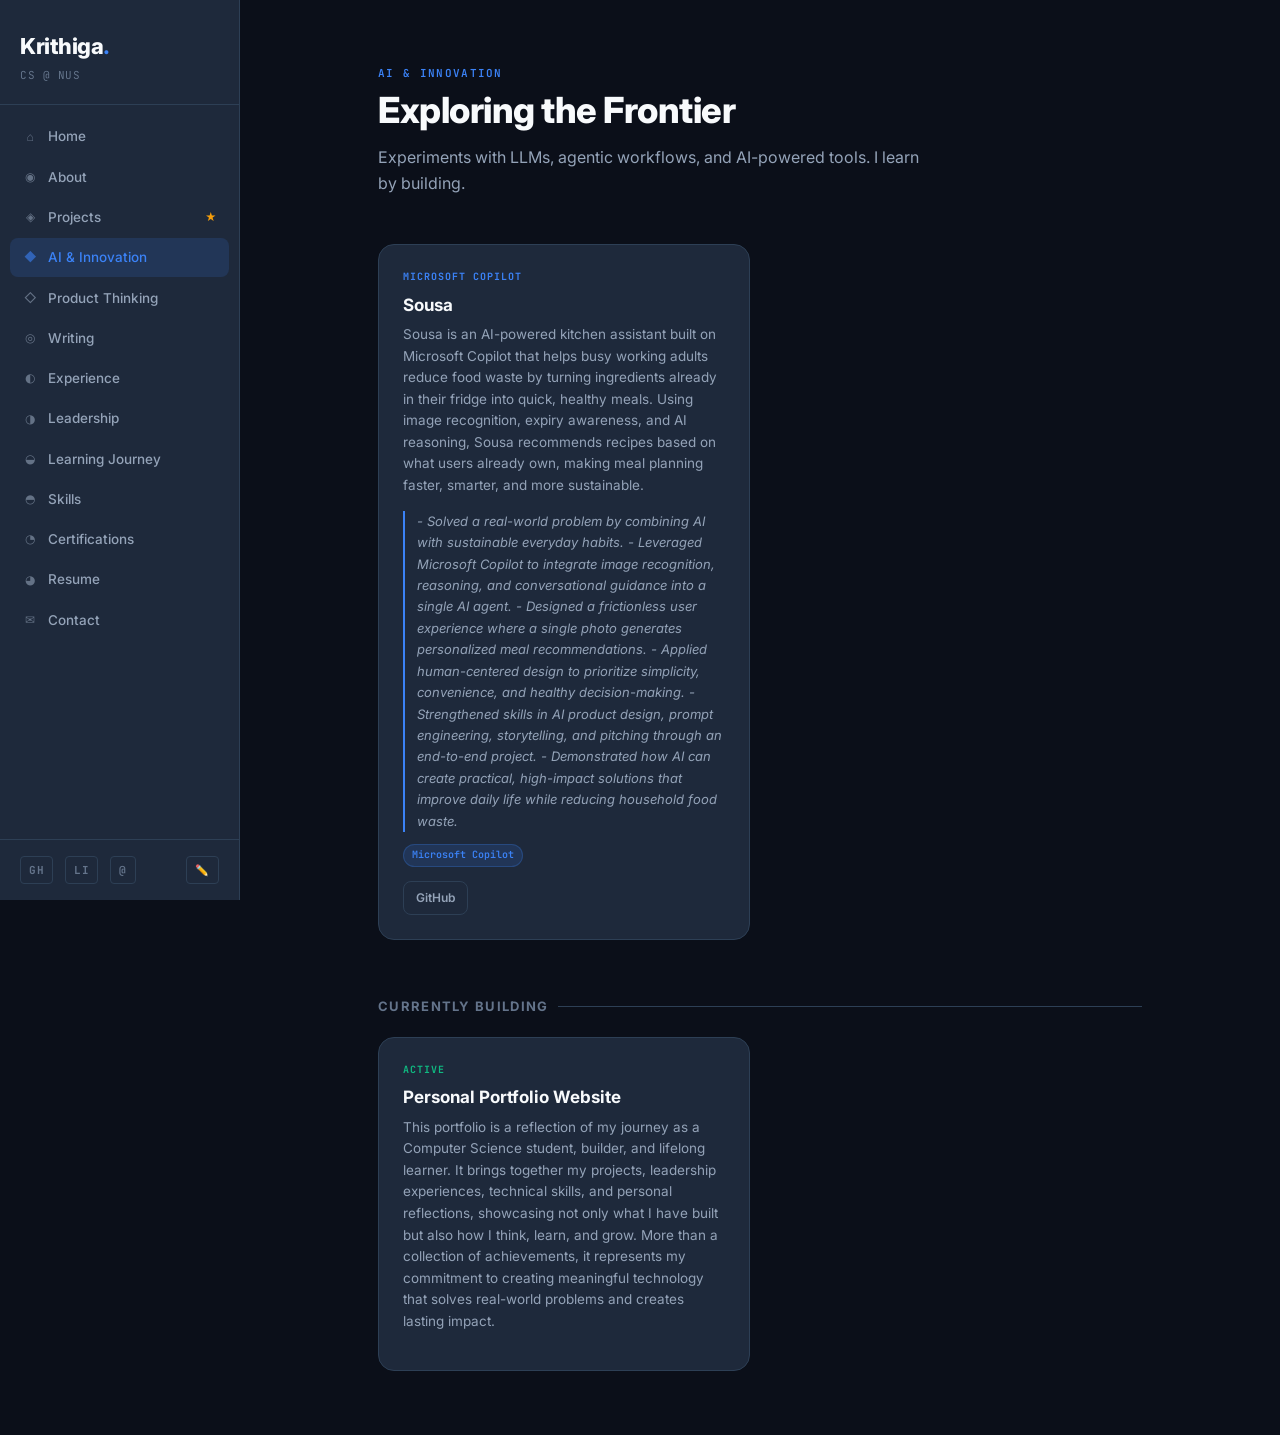
<file: ai.html>
<!DOCTYPE html>
<html lang="en">
<head>
  <meta charset="UTF-8" /><meta name="viewport" content="width=device-width, initial-scale=1.0" />
  <title>AI & Innovation</title>
  <link rel="preconnect" href="https://fonts.googleapis.com" />
  <link rel="preconnect" href="https://fonts.gstatic.com" crossorigin />
  <link href="https://fonts.googleapis.com/css2?family=Inter:wght@400;500;600;700;800&family=JetBrains+Mono:wght@400;600;700&display=swap" rel="stylesheet" />
  <link rel="stylesheet" href="style.css" />
</head>
<body>
  <div id="sidebar"></div>
  <div id="mobile-header"></div>
  <div id="mobile-drawer"></div>
  <main id="main">
    <div class="page">
      <div class="page-header">
        <div class="page-label">AI & Innovation</div>
        <h1 class="page-title">Exploring the Frontier</h1>
        <p class="page-subtitle">Experiments with LLMs, agentic workflows, and AI-powered tools. I learn by building.</p>
      </div>
      <div class="card-grid" id="ai-grid"></div>

      <div style="margin-top:56px">
        <div class="section-title">Currently Building</div>
        <div class="card-grid" id="current-grid"></div>
      </div>
    </div>
  </main>
  <script src="data.js"></script>
  <script src="nav.js"></script>
  <script>
    document.addEventListener("DOMContentLoaded", () => {
      document.title = "AI & Innovation — " + PORTFOLIO.name;
      initNav();

      const grid = document.getElementById("ai-grid");
      if (!PORTFOLIO.ai.length) {
        grid.innerHTML = `<div class="empty-state"><p>Add AI experiments in <code>data.js</code> → <code>ai</code></p></div>`;
      } else {
        grid.innerHTML = PORTFOLIO.ai.map(item => `
          <div class="card">
            <div class="card-label">${item.tags[0] || "AI"}</div>
            <div class="card-title">${item.title}</div>
            <div class="card-desc">${item.description}</div>
            <blockquote style="border-left:2px solid var(--accent);padding-left:12px;margin:12px 0;font-size:13px;color:var(--text2);font-style:italic">${item.insight}</blockquote>
            <div class="card-tags">${item.tags.map(t=>`<span class="tag">${t}</span>`).join("")}</div>
            <div style="margin-top:14px;display:flex;gap:8px">
              ${item.link   ? `<a href="${item.link}"   target="_blank" class="btn btn-primary"  style="font-size:12px;padding:6px 12px">View →</a>` : ""}
              ${item.github ? `<a href="${item.github}" target="_blank" class="btn btn-ghost"    style="font-size:12px;padding:6px 12px">GitHub</a>` : ""}
            </div>
          </div>`).join("");
      }

      const cgrid = document.getElementById("current-grid");
      const curr = PORTFOLIO.currentlyBuilding || [];
      if (!curr.length) {
        cgrid.innerHTML = `<div class="empty-state"><p>Add current projects in <code>data.js</code> → <code>currentlyBuilding</code></p></div>`;
      } else {
        cgrid.innerHTML = curr.map(item => `
          <div class="card">
            <div class="card-label" style="color:var(--green)">${item.stage}</div>
            <div class="card-title">${item.title}</div>
            <div class="card-desc">${item.description}</div>
            ${item.link ? `<a href="${item.link}" target="_blank" class="btn btn-ghost" style="font-size:12px;padding:6px 12px;margin-top:10px">Follow →</a>` : ""}
          </div>`).join("");
      }
    });
  </script>
</body>
</html>
</file>
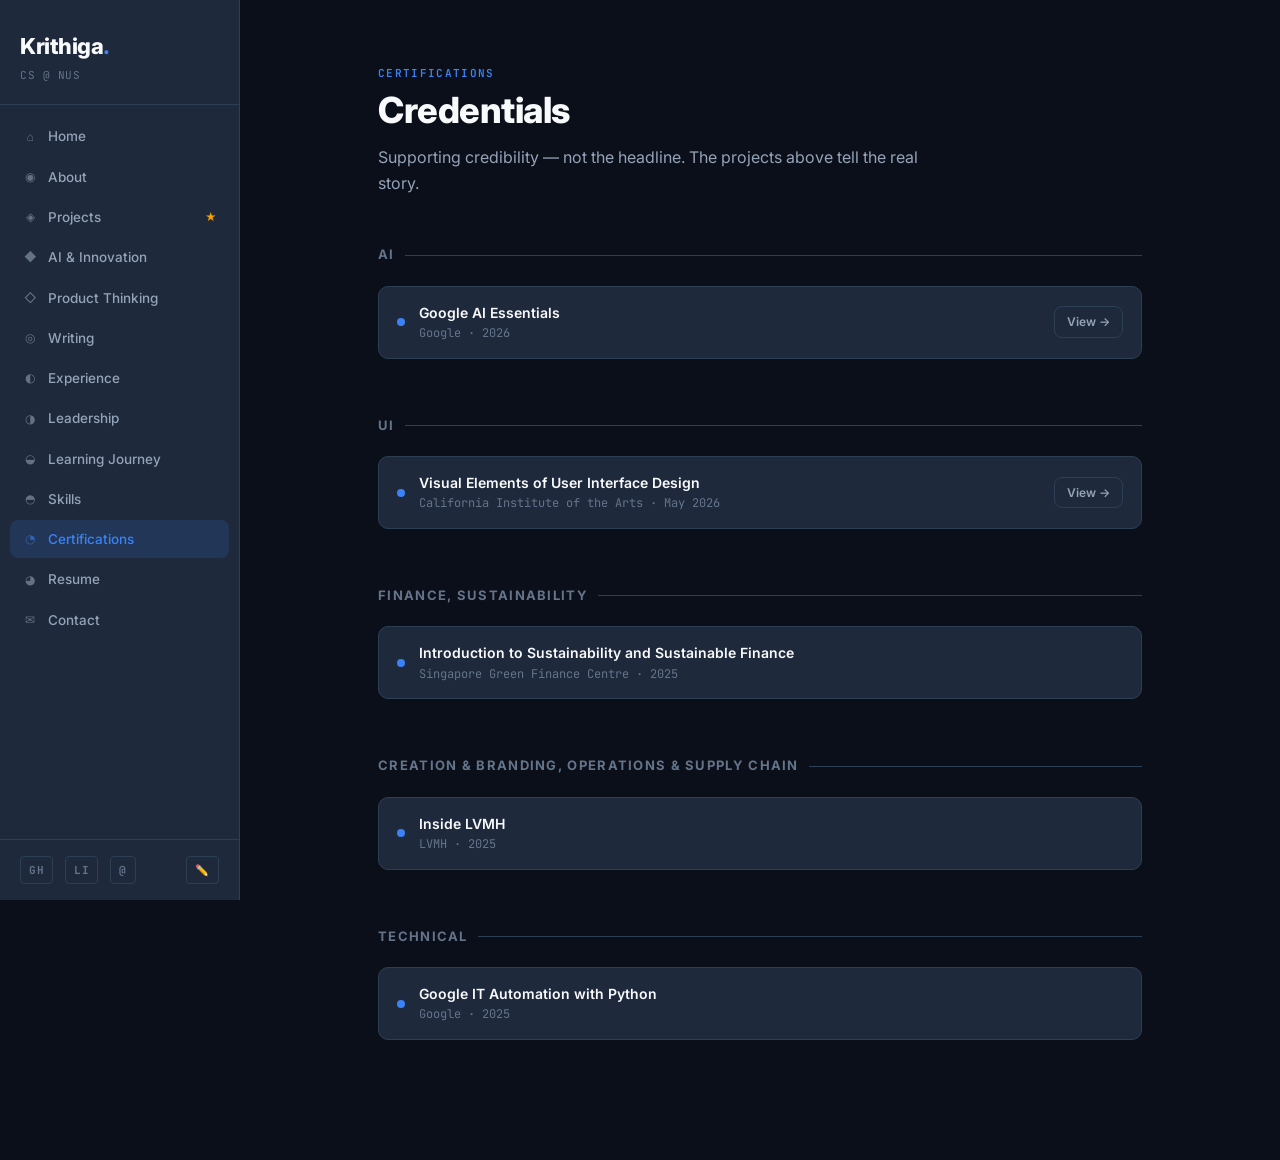
<file: certifications.html>
<!DOCTYPE html>
<html lang="en">
<head>
  <meta charset="UTF-8" /><meta name="viewport" content="width=device-width, initial-scale=1.0" />
  <title>Certifications</title>
  <link rel="preconnect" href="https://fonts.googleapis.com" />
  <link rel="preconnect" href="https://fonts.gstatic.com" crossorigin />
  <link href="https://fonts.googleapis.com/css2?family=Inter:wght@400;500;600;700;800&family=JetBrains+Mono:wght@400;600;700&display=swap" rel="stylesheet" />
  <link rel="stylesheet" href="style.css" />
</head>
<body>
  <div id="sidebar"></div>
  <div id="mobile-header"></div>
  <div id="mobile-drawer"></div>
  <main id="main">
    <div class="page">
      <div class="page-header">
        <div class="page-label">Certifications</div>
        <h1 class="page-title">Credentials</h1>
        <p class="page-subtitle">Supporting credibility — not the headline. The projects above tell the real story.</p>
      </div>
      <div id="certs-content"></div>
    </div>
  </main>
  <script src="data.js"></script>
  <script src="nav.js"></script>
  <script>
    document.addEventListener("DOMContentLoaded", () => {
      document.title = "Certifications — " + PORTFOLIO.name;
      initNav();
      const certs = PORTFOLIO.certifications;
      const categories = [...new Set(certs.map(c => c.category))];
      document.getElementById("certs-content").innerHTML = categories.map(cat => `
        <div class="section">
          <div class="section-title">${cat}</div>
          <div class="cert-list">
            ${certs.filter(c=>c.category===cat).map(c=>`
              <div class="cert-item">
                <div class="cert-dot"></div>
                <div style="flex:1">
                  <div class="cert-name">${c.name}</div>
                  <div class="cert-meta">${c.issuer} · ${c.year}</div>
                </div>
                ${c.link ? `<a href="${c.link}" target="_blank" class="btn btn-ghost cert-link" style="font-size:12px;padding:5px 12px">View →</a>` : ""}
              </div>`).join("")}
          </div>
        </div>`).join("");
    });
  </script>
</body>
</html>
</file>
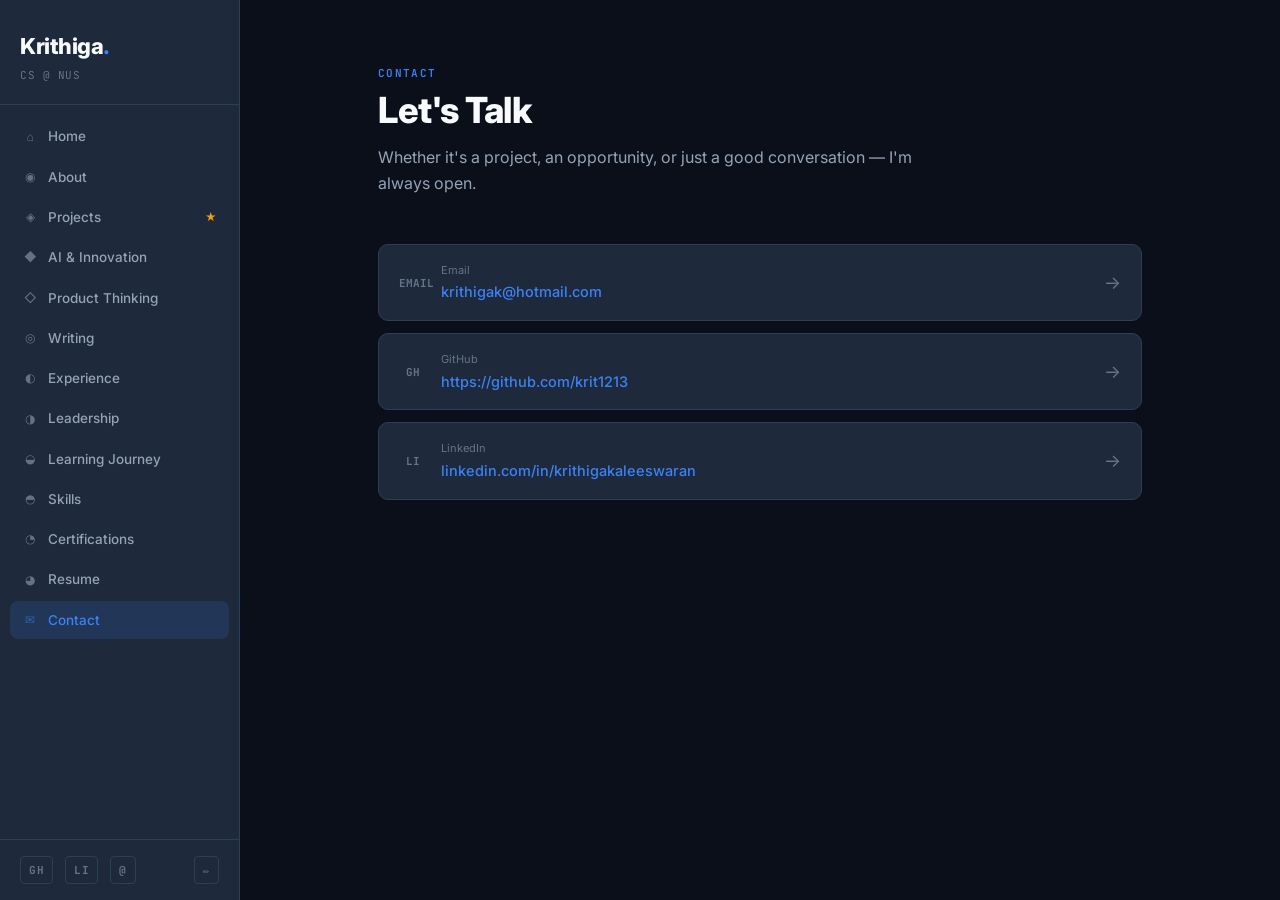
<file: contact.html>
<!DOCTYPE html>
<html lang="en">
<head>
  <meta charset="UTF-8" /><meta name="viewport" content="width=device-width, initial-scale=1.0" />
  <title>Contact</title>
  <link rel="preconnect" href="https://fonts.googleapis.com" />
  <link rel="preconnect" href="https://fonts.gstatic.com" crossorigin />
  <link href="https://fonts.googleapis.com/css2?family=Inter:wght@400;500;600;700;800&family=JetBrains+Mono:wght@400;600;700&display=swap" rel="stylesheet" />
  <link rel="stylesheet" href="style.css" />
</head>
<body>
  <div id="sidebar"></div>
  <div id="mobile-header"></div>
  <div id="mobile-drawer"></div>
  <main id="main">
    <div class="page">
      <div class="page-header">
        <div class="page-label">Contact</div>
        <h1 class="page-title">Let's Talk</h1>
        <p class="page-subtitle">Whether it's a project, an opportunity, or just a good conversation — I'm always open.</p>
      </div>
      <div class="contact-list" id="contact-list"></div>
    </div>
  </main>
  <script src="data.js"></script>
  <script src="nav.js"></script>
  <script>
    document.addEventListener("DOMContentLoaded", () => {
      document.title = "Contact — " + PORTFOLIO.name;
      initNav();
      const items = [
        { icon: "EMAIL", label: "Email", value: PORTFOLIO.email, href: `mailto:${PORTFOLIO.email}` },
        { icon: "GH",    label: "GitHub",   value: PORTFOLIO.github,   href: PORTFOLIO.github },
        { icon: "LI",    label: "LinkedIn", value: PORTFOLIO.linkedin, href: PORTFOLIO.linkedin },
      ];
      document.getElementById("contact-list").innerHTML = items.map(item => `
        <a href="${item.href}" target="${item.href.startsWith('mailto')? '_self':'_blank'}" class="contact-row" style="text-decoration:none">
          <div class="contact-icon">${item.icon}</div>
          <div>
            <div class="contact-label">${item.label}</div>
            <div class="contact-value">${item.value}</div>
          </div>
          <span style="margin-left:auto;color:var(--text3);font-size:18px">→</span>
        </a>`).join("");
    });
  </script>
</body>
</html>
</file>
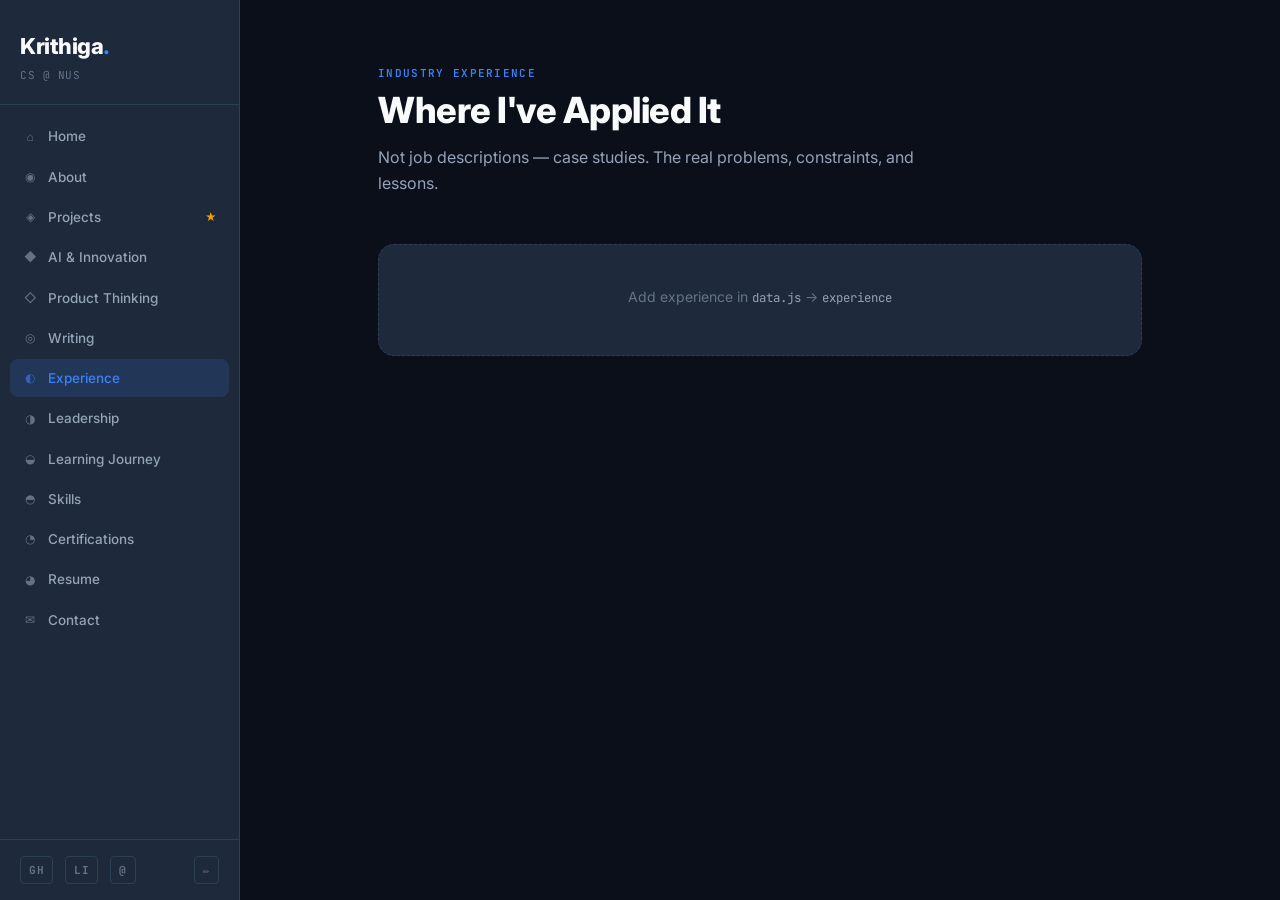
<file: experience.html>
<!DOCTYPE html>
<html lang="en">
<head>
  <meta charset="UTF-8" /><meta name="viewport" content="width=device-width, initial-scale=1.0" />
  <title>Experience</title>
  <link rel="preconnect" href="https://fonts.googleapis.com" />
  <link rel="preconnect" href="https://fonts.gstatic.com" crossorigin />
  <link href="https://fonts.googleapis.com/css2?family=Inter:wght@400;500;600;700;800&family=JetBrains+Mono:wght@400;600;700&display=swap" rel="stylesheet" />
  <link rel="stylesheet" href="style.css" />
  <style>
    .exp-card {
      background: var(--surface); border: 1px solid var(--border);
      border-radius: var(--radius-lg); padding: 28px; margin-bottom: 20px;
      transition: border-color 0.2s;
    }
    .exp-card:hover { border-color: var(--accent); }
    .exp-header { display: flex; justify-content: space-between; align-items: flex-start; gap: 12px; flex-wrap: wrap; margin-bottom: 20px; }
    .exp-role { font-size: 20px; font-weight: 800; }
    .exp-company { font-size: 14px; color: var(--accent); margin-top: 2px; }
    .exp-meta { font-family: 'JetBrains Mono', monospace; font-size: 11px; color: var(--text3); text-align: right; }
  </style>
</head>
<body>
  <div id="sidebar"></div>
  <div id="mobile-header"></div>
  <div id="mobile-drawer"></div>
  <main id="main">
    <div class="page">
      <div class="page-header">
        <div class="page-label">Industry Experience</div>
        <h1 class="page-title">Where I've Applied It</h1>
        <p class="page-subtitle">Not job descriptions — case studies. The real problems, constraints, and lessons.</p>
      </div>
      <div id="exp-list"></div>
    </div>
  </main>
  <script src="data.js"></script>
  <script src="nav.js"></script>
  <script>
    document.addEventListener("DOMContentLoaded", () => {
      document.title = "Experience — " + PORTFOLIO.name;
      initNav();
      const list = document.getElementById("exp-list");
      if (!PORTFOLIO.experience.length) {
        list.innerHTML = `<div class="empty-state"><p>Add experience in <code>data.js</code> → <code>experience</code></p></div>`;
        return;
      }
      const field = (label, value) => value ? `
        <div class="detail-field">
          <div class="field-label">${label}</div>
          <div class="field-value">${value}</div>
        </div>` : "";

      list.innerHTML = PORTFOLIO.experience.map(e => `
        <div class="exp-card">
          <div class="exp-header">
            <div>
              <div class="exp-role">${e.role}</div>
              <div class="exp-company">${e.company}</div>
            </div>
            <div class="exp-meta">${e.type}<br>${e.period}</div>
          </div>
          <div class="detail-grid">
            ${field("Business Problem", e.problem)}
            ${field("Stakeholders", e.stakeholders)}
          </div>
          ${field("Constraints", e.constraints)}
          ${field("Approach", e.approach)}
          ${e.architecture ? field("Architecture", e.architecture) : ""}
          <div class="detail-grid">
            ${field("Key Decisions", e.decisions)}
            ${field("Outcome", e.outcome)}
          </div>
          ${field("Lessons Learned", e.lessons)}
        </div>`).join("");
    });
  </script>
</body>
</html>
</file>
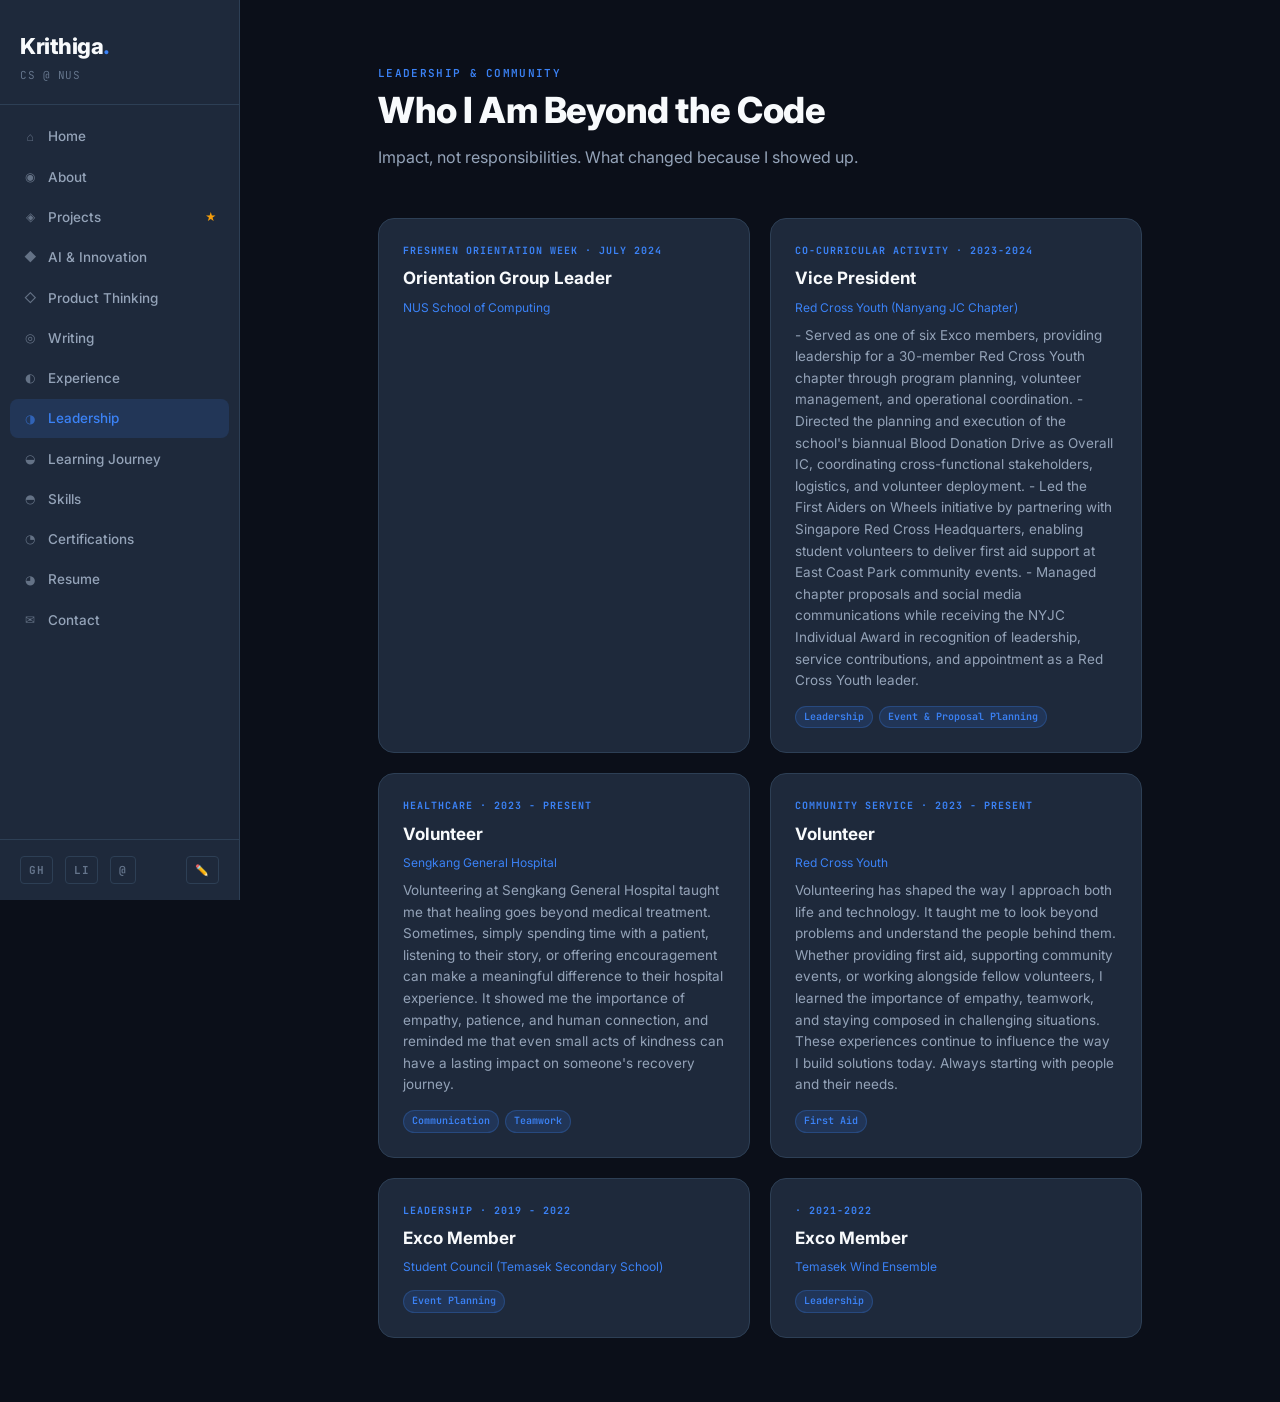
<file: leadership.html>
<!DOCTYPE html>
<html lang="en">
<head>
  <meta charset="UTF-8" /><meta name="viewport" content="width=device-width, initial-scale=1.0" />
  <title>Leadership</title>
  <link rel="preconnect" href="https://fonts.googleapis.com" />
  <link rel="preconnect" href="https://fonts.gstatic.com" crossorigin />
  <link href="https://fonts.googleapis.com/css2?family=Inter:wght@400;500;600;700;800&family=JetBrains+Mono:wght@400;600;700&display=swap" rel="stylesheet" />
  <link rel="stylesheet" href="style.css" />
</head>
<body>
  <div id="sidebar"></div>
  <div id="mobile-header"></div>
  <div id="mobile-drawer"></div>
  <main id="main">
    <div class="page">
      <div class="page-header">
        <div class="page-label">Leadership & Community</div>
        <h1 class="page-title">Who I Am Beyond the Code</h1>
        <p class="page-subtitle">Impact, not responsibilities. What changed because I showed up.</p>
      </div>
      <div class="card-grid" id="leadership-grid"></div>
    </div>
  </main>
  <script src="data.js"></script>
  <script src="nav.js"></script>
  <script>
    document.addEventListener("DOMContentLoaded", () => {
      document.title = "Leadership — " + PORTFOLIO.name;
      initNav();
      const grid = document.getElementById("leadership-grid");
      if (!PORTFOLIO.leadership.length) {
        grid.innerHTML = `<div class="empty-state"><p>Add leadership roles in <code>data.js</code> → <code>leadership</code></p></div>`;
      } else {
        grid.innerHTML = PORTFOLIO.leadership.map(l => `
          <div class="card">
            <div class="card-label">${l.type} · ${l.period}</div>
            <div class="card-title">${l.title}</div>
            <div class="card-desc" style="font-size:12px;color:var(--accent);margin-bottom:8px">${l.organisation}</div>
            <div class="card-desc">${l.impact}</div>
            <div class="card-tags" style="margin-top:12px">${l.skills.map(s=>`<span class="tag">${s}</span>`).join("")}</div>
          </div>`).join("");
      }
    });
  </script>
</body>
</html>
</file>
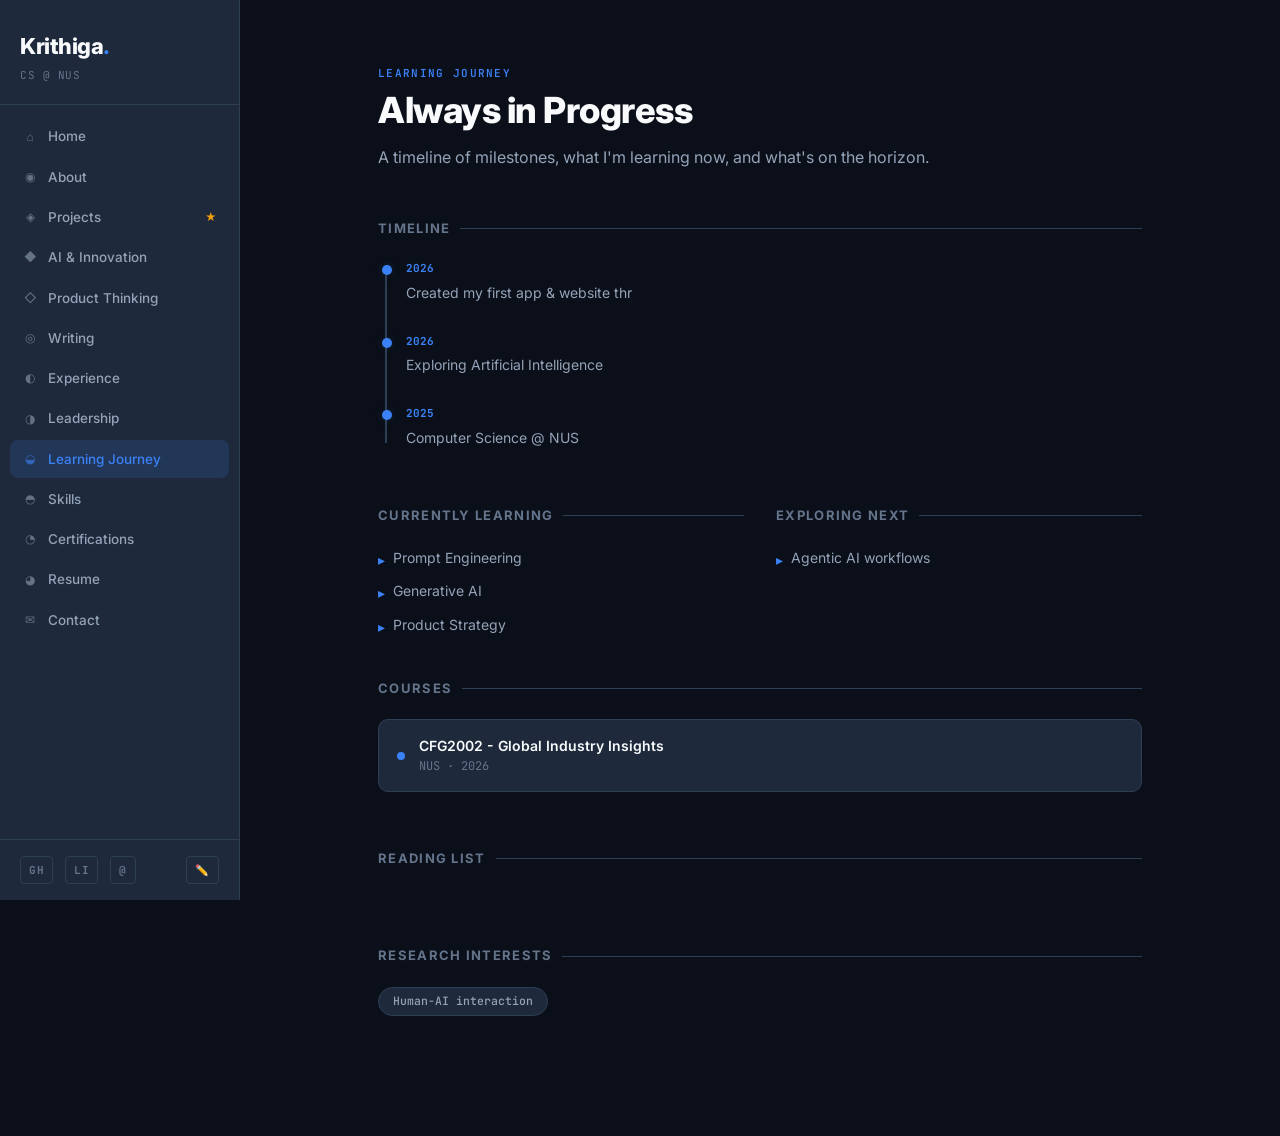
<file: learning.html>
<!DOCTYPE html>
<html lang="en">
<head>
  <meta charset="UTF-8" /><meta name="viewport" content="width=device-width, initial-scale=1.0" />
  <title>Learning Journey</title>
  <link rel="preconnect" href="https://fonts.googleapis.com" />
  <link rel="preconnect" href="https://fonts.gstatic.com" crossorigin />
  <link href="https://fonts.googleapis.com/css2?family=Inter:wght@400;500;600;700;800&family=JetBrains+Mono:wght@400;600;700&display=swap" rel="stylesheet" />
  <link rel="stylesheet" href="style.css" />
</head>
<body>
  <div id="sidebar"></div>
  <div id="mobile-header"></div>
  <div id="mobile-drawer"></div>
  <main id="main">
    <div class="page">
      <div class="page-header">
        <div class="page-label">Learning Journey</div>
        <h1 class="page-title">Always in Progress</h1>
        <p class="page-subtitle">A timeline of milestones, what I'm learning now, and what's on the horizon.</p>
      </div>

      <div class="section">
        <div class="section-title">Timeline</div>
        <div class="timeline" id="timeline"></div>
      </div>

      <div style="display:grid;grid-template-columns:1fr 1fr;gap:32px;flex-wrap:wrap" id="learning-cols">
        <div>
          <div class="section-title">Currently Learning</div>
          <ul id="current-list" style="list-style:none;display:flex;flex-direction:column;gap:8px"></ul>
        </div>
        <div>
          <div class="section-title">Exploring Next</div>
          <ul id="exploring-list" style="list-style:none;display:flex;flex-direction:column;gap:8px"></ul>
        </div>
      </div>

      <div class="section" style="margin-top:40px">
        <div class="section-title">Courses</div>
        <div class="cert-list" id="courses-list"></div>
      </div>

      <div class="section">
        <div class="section-title">Reading List</div>
        <div id="reading-list" style="display:flex;flex-direction:column;gap:8px"></div>
      </div>

      <div class="section">
        <div class="section-title">Research Interests</div>
        <div class="pill-list" id="research-list"></div>
      </div>
    </div>
  </main>
  <script src="data.js"></script>
  <script src="nav.js"></script>
  <script>
    document.addEventListener("DOMContentLoaded", () => {
      document.title = "Learning — " + PORTFOLIO.name;
      initNav();
      const l = PORTFOLIO.learning;

      document.getElementById("timeline").innerHTML = l.timeline.map(t => `
        <div class="timeline-item">
          <div class="timeline-year">${t.year}</div>
          <div class="timeline-text">${t.milestone}</div>
        </div>`).join("");

      const liItem = text => `<li style="font-size:14px;color:var(--text2);display:flex;align-items:flex-start;gap:8px">
        <span style="color:var(--accent);margin-top:2px">▸</span>${text}</li>`;

      document.getElementById("current-list").innerHTML   = l.current.map(liItem).join("");
      document.getElementById("exploring-list").innerHTML = l.exploring.map(liItem).join("");

      document.getElementById("courses-list").innerHTML = l.courses.map(c => `
        <div class="cert-item">
          <div class="cert-dot"></div>
          <div>
            <div class="cert-name">${c.name}</div>
            <div class="cert-meta">${c.institution} · ${c.year}</div>
          </div>
        </div>`).join("");

      document.getElementById("reading-list").innerHTML = l.reading.map(book => `
        <div style="display:flex;align-items:center;gap:10px;padding:10px 14px;background:var(--surface);border:1px solid var(--border);border-radius:8px;font-size:14px;color:var(--text2)">
          <span style="color:var(--accent)">📖</span>${book}
        </div>`).join("");

      document.getElementById("research-list").innerHTML = l.research.map(r => `<span class="pill">${r}</span>`).join("");
    });
  </script>
</body>
</html>
</file>
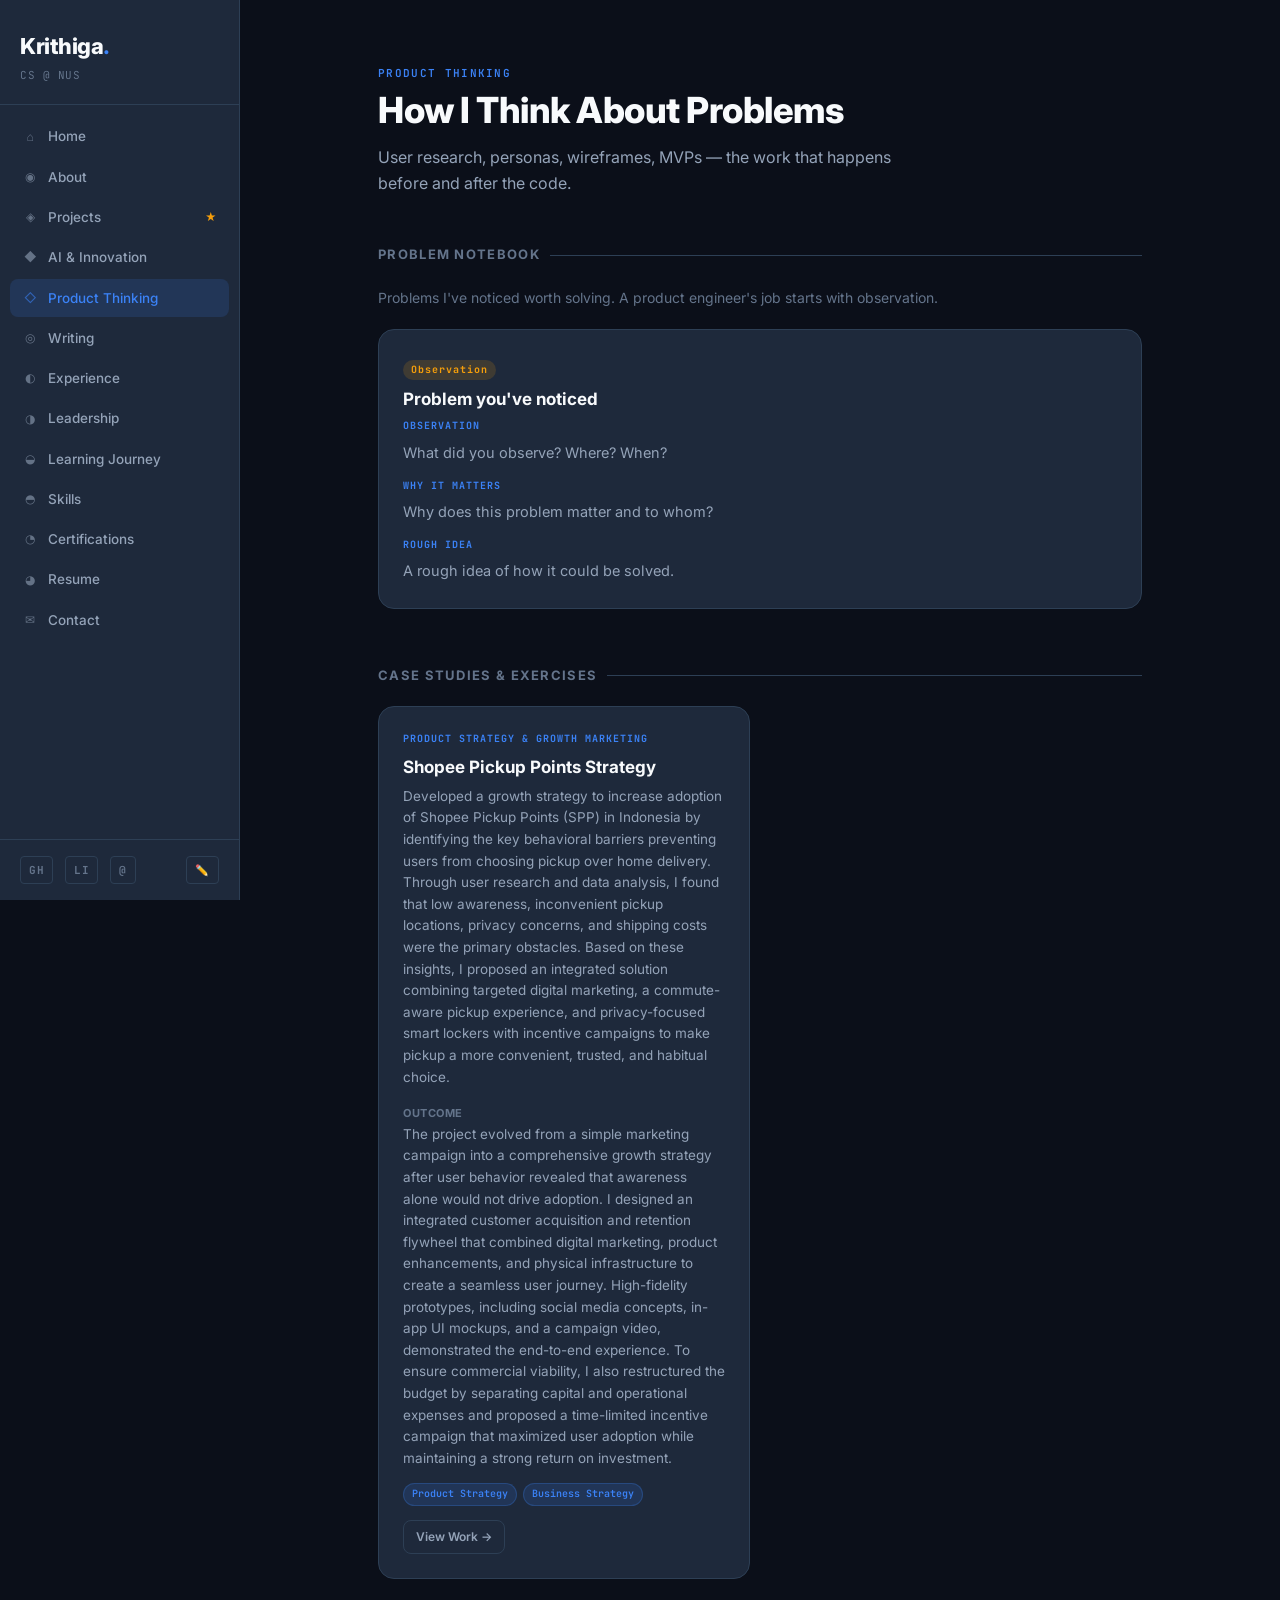
<file: product.html>
<!DOCTYPE html>
<html lang="en">
<head>
  <meta charset="UTF-8" /><meta name="viewport" content="width=device-width, initial-scale=1.0" />
  <title>Product Thinking</title>
  <link rel="preconnect" href="https://fonts.googleapis.com" />
  <link rel="preconnect" href="https://fonts.gstatic.com" crossorigin />
  <link href="https://fonts.googleapis.com/css2?family=Inter:wght@400;500;600;700;800&family=JetBrains+Mono:wght@400;600;700&display=swap" rel="stylesheet" />
  <link rel="stylesheet" href="style.css" />
</head>
<body>
  <div id="sidebar"></div>
  <div id="mobile-header"></div>
  <div id="mobile-drawer"></div>
  <main id="main">
    <div class="page">
      <div class="page-header">
        <div class="page-label">Product Thinking</div>
        <h1 class="page-title">How I Think About Problems</h1>
        <p class="page-subtitle">User research, personas, wireframes, MVPs — the work that happens before and after the code.</p>
      </div>

      <div class="section">
        <div class="section-title">Problem Notebook</div>
        <p style="font-size:14px;color:var(--text3);margin-bottom:20px">Problems I've noticed worth solving. A product engineer's job starts with observation.</p>
        <div id="problems-list"></div>
      </div>

      <div class="section">
        <div class="section-title">Case Studies & Exercises</div>
        <div class="card-grid" id="product-grid"></div>
      </div>
    </div>
  </main>
  <script src="data.js"></script>
  <script src="nav.js"></script>
  <script>
    document.addEventListener("DOMContentLoaded", () => {
      document.title = "Product Thinking — " + PORTFOLIO.name;
      initNav();

      // Problem notebook
      const plist = document.getElementById("problems-list");
      const problems = PORTFOLIO.problems || [];
      if (!problems.length) {
        plist.innerHTML = `<div class="empty-state"><p>Add problems in <code>data.js</code> → <code>problems</code></p></div>`;
      } else {
        plist.innerHTML = problems.map(p => `
          <div class="problem-card">
            <span class="problem-stage stage-${p.stage.toLowerCase()}">${p.stage}</span>
            <div class="card-title" style="margin-bottom:8px">${p.title}</div>
            <div class="field-label">Observation</div>
            <div class="field-value" style="margin-bottom:12px">${p.observation}</div>
            <div class="field-label">Why it matters</div>
            <div class="field-value" style="margin-bottom:12px">${p.whyMatters}</div>
            <div class="field-label">Rough idea</div>
            <div class="field-value">${p.idea}</div>
          </div>`).join("");
      }

      // Case studies
      const grid = document.getElementById("product-grid");
      if (!PORTFOLIO.product.length) {
        grid.innerHTML = `<div class="empty-state"><p>Add product thinking exercises in <code>data.js</code> → <code>product</code></p></div>`;
      } else {
        grid.innerHTML = PORTFOLIO.product.map(item => `
          <div class="card">
            <div class="card-label">${item.type}</div>
            <div class="card-title">${item.title}</div>
            <div class="card-desc">${item.description}</div>
            <div class="card-desc" style="margin-top:8px"><strong style="color:var(--text3);font-size:11px;text-transform:uppercase;letter-spacing:0.05em">Outcome</strong><br>${item.outcome}</div>
            <div class="card-tags" style="margin-top:10px">${item.tags.map(t=>`<span class="tag">${t}</span>`).join("")}</div>
            ${item.link ? `<a href="${item.link}" target="_blank" class="btn btn-ghost" style="margin-top:14px;font-size:12px;padding:6px 12px">View Work →</a>` : ""}
          </div>`).join("");
      }
    });
  </script>
</body>
</html>
</file>
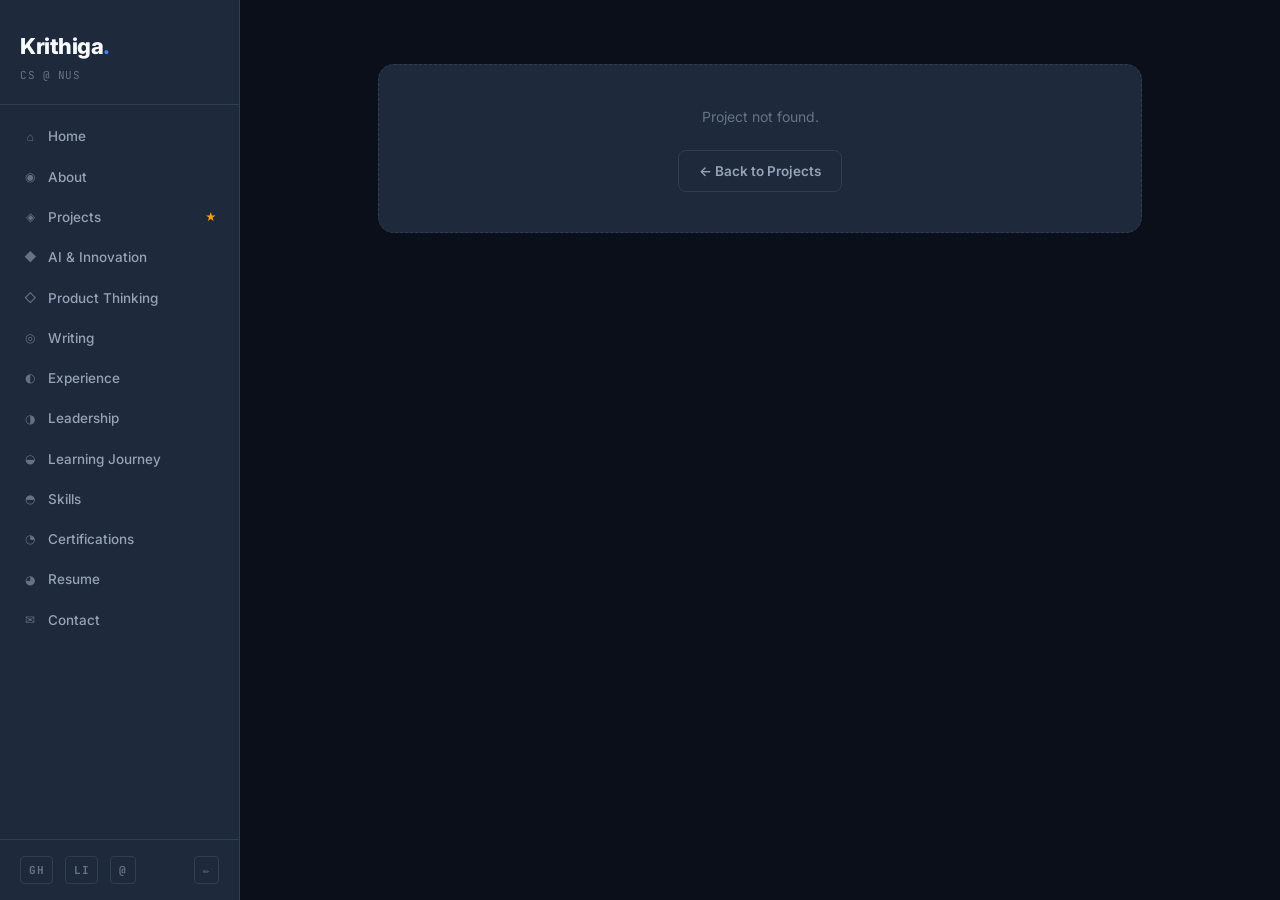
<file: project.html>
<!DOCTYPE html>
<html lang="en">
<head>
  <meta charset="UTF-8" /><meta name="viewport" content="width=device-width, initial-scale=1.0" />
  <title>Project</title>
  <link rel="preconnect" href="https://fonts.googleapis.com" />
  <link rel="preconnect" href="https://fonts.gstatic.com" crossorigin />
  <link href="https://fonts.googleapis.com/css2?family=Inter:wght@400;500;600;700;800&family=JetBrains+Mono:wght@400;600;700&display=swap" rel="stylesheet" />
  <link rel="stylesheet" href="style.css" />
</head>
<body>
  <div id="sidebar"></div>
  <div id="mobile-header"></div>
  <div id="mobile-drawer"></div>
  <main id="main">
    <div class="page" id="project-content">
      <div class="empty-state"><p>Loading…</p></div>
    </div>
  </main>
  <script src="data.js"></script>
  <script src="nav.js"></script>
  <script>
    document.addEventListener("DOMContentLoaded", () => {
      initNav();
      const params = new URLSearchParams(location.search);
      const id = params.get("id");
      const p = PORTFOLIO.projects.find(x => x.id === id);

      const content = document.getElementById("project-content");

      if (!p) {
        content.innerHTML = `
          <div class="empty-state">
            <p>Project not found.</p>
            <a href="projects.html" class="btn btn-ghost" style="margin-top:16px">← Back to Projects</a>
          </div>`;
        return;
      }

      document.title = p.title + " — " + PORTFOLIO.name;

      const field = (label, value) => value ? `
        <div class="detail-field">
          <div class="field-label">${label}</div>
          <div class="field-value">${value}</div>
        </div>` : "";

      const screenshots = p.screenshots?.length ? `
        <div class="detail-field">
          <div class="field-label">Screenshots</div>
          <div class="screenshot-grid">
            ${p.screenshots.map(s => `<img src="${s}" alt="Screenshot" />`).join("")}
          </div>
        </div>` : "";

      content.innerHTML = `
        <div style="margin-bottom:20px">
          <a href="projects.html" style="font-size:13px;color:var(--text3)">← Projects</a>
        </div>

        <div class="page-header">
          <div class="card-tags" style="margin-bottom:12px">${p.tags.map(t=>`<span class="tag">${t}</span>`).join("")}</div>
          <h1 class="page-title">${p.title}</h1>
          <p class="page-subtitle">${p.subtitle}</p>
          <div style="display:flex;gap:10px;margin-top:20px;flex-wrap:wrap">
            ${p.demo   ? `<a href="${p.demo}"   target="_blank" class="btn btn-primary">Live Demo →</a>` : ""}
            ${p.github ? `<a href="${p.github}" target="_blank" class="btn btn-ghost">GitHub</a>` : ""}
          </div>
        </div>

        <div class="detail-hero">
          <div class="detail-grid">
            ${field("Problem Statement", p.problem)}
            ${field("Target Users", p.users)}
          </div>
          ${field("Solution Overview", p.solution)}
          ${field("Product Vision", p.vision)}
          <div class="detail-grid">
            ${field("My Role", p.role)}
            ${field("Team", p.team)}
          </div>
        </div>

        <div class="section">
          <div class="section-title">Design Process</div>
          ${field("", p.designProcess)}
        </div>

        <div class="section">
          <div class="section-title">Architecture</div>
          ${field("", p.architecture)}
          <div style="margin-top:16px">${screenshots}</div>
        </div>

        <div class="section">
          <div class="section-title">Technologies</div>
          <div class="card-tags">${p.technologies.map(t=>`<span class="tag">${t}</span>`).join("")}</div>
        </div>

        <div class="section">
          <div class="section-title">Challenges & Trade-offs</div>
          <div class="detail-grid">
            ${field("Challenges", p.challenges)}
            ${field("Design Trade-offs", p.tradeoffs)}
          </div>
        </div>

        <div class="section">
          <div class="section-title">Results & Reflection</div>
          ${field("Results", p.results)}
          ${field("Lessons Learned", p.lessons)}
          ${field("Future Improvements", p.future)}
        </div>
      `;
    });
  </script>
</body>
</html>
</file>
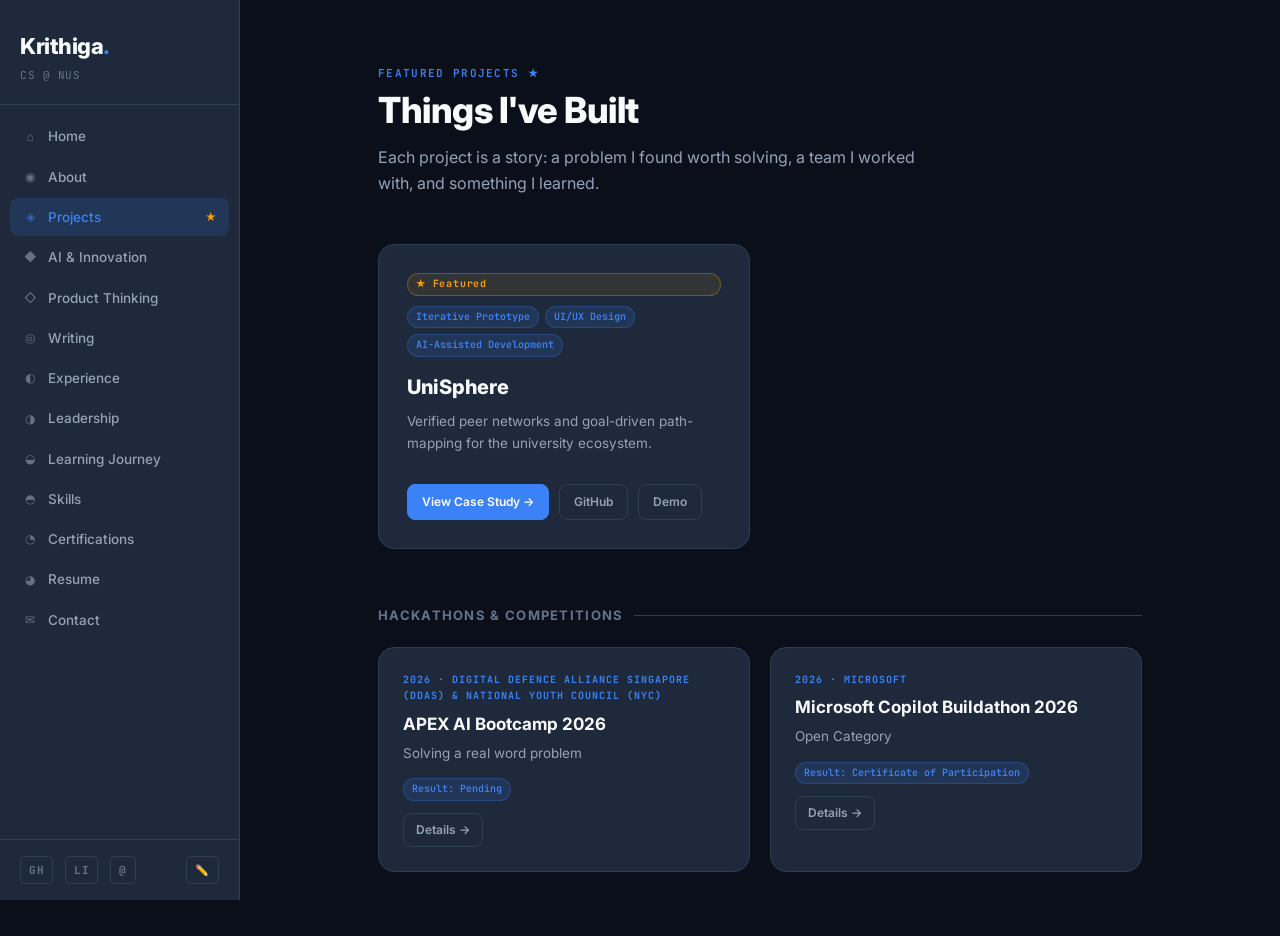
<file: projects.html>
<!DOCTYPE html>
<html lang="en">
<head>
  <meta charset="UTF-8" /><meta name="viewport" content="width=device-width, initial-scale=1.0" />
  <title>Projects</title>
  <link rel="preconnect" href="https://fonts.googleapis.com" />
  <link rel="preconnect" href="https://fonts.gstatic.com" crossorigin />
  <link href="https://fonts.googleapis.com/css2?family=Inter:wght@400;500;600;700;800&family=JetBrains+Mono:wght@400;600;700&display=swap" rel="stylesheet" />
  <link rel="stylesheet" href="style.css" />
  <style>
    .project-card {
      background: var(--surface); border: 1px solid var(--border);
      border-radius: var(--radius-lg); padding: 28px;
      transition: border-color 0.2s, transform 0.2s;
      display: flex; flex-direction: column;
    }
    .project-card:hover { border-color: var(--accent); transform: translateY(-3px); }
    .project-card-tags { display: flex; flex-wrap: wrap; gap: 6px; margin-bottom: 14px; }
    .project-card-title { font-size: 20px; font-weight: 800; margin-bottom: 6px; }
    .project-card-sub { font-size: 13.5px; color: var(--text2); margin-bottom: 14px; flex: 1; }
    .project-card-footer { display: flex; gap: 10px; flex-wrap: wrap; margin-top: 16px; }
    .featured-badge {
      display: inline-flex; align-items: center; gap: 4px;
      font-family: 'JetBrains Mono', monospace;
      font-size: 10px; font-weight: 700; letter-spacing: 0.08em;
      color: var(--yellow);
      border: 1px solid color-mix(in srgb, var(--yellow) 30%, transparent);
      background: color-mix(in srgb, var(--yellow) 10%, transparent);
      padding: 2px 8px; border-radius: 20px; margin-bottom: 10px;
    }
  </style>
</head>
<body>
  <div id="sidebar"></div>
  <div id="mobile-header"></div>
  <div id="mobile-drawer"></div>
  <main id="main">
    <div class="page">
      <div class="page-header">
        <div class="page-label">Featured Projects ★</div>
        <h1 class="page-title">Things I've Built</h1>
        <p class="page-subtitle">Each project is a story: a problem I found worth solving, a team I worked with, and something I learned.</p>
      </div>
      <div class="card-grid" id="projects-grid"></div>

      <div id="hackathons-section" style="margin-top:56px">
        <div class="section-title">Hackathons & Competitions</div>
        <div class="card-grid" id="hackathons-grid"></div>
      </div>
    </div>
  </main>
  <script src="data.js"></script>
  <script src="nav.js"></script>
  <script>
    document.addEventListener("DOMContentLoaded", () => {
      document.title = "Projects — " + PORTFOLIO.name;
      initNav();

      const grid = document.getElementById("projects-grid");
      if (!PORTFOLIO.projects.length) {
        grid.innerHTML = `<div class="empty-state"><p>Add your projects in <code>data.js</code></p></div>`;
      } else {
        grid.innerHTML = PORTFOLIO.projects.map(p => `
          <div class="project-card">
            ${p.featured ? '<span class="featured-badge">★ Featured</span>' : ''}
            <div class="project-card-tags">${p.tags.map(t=>`<span class="tag">${t}</span>`).join("")}</div>
            <div class="project-card-title">${p.title}</div>
            <div class="project-card-sub">${p.subtitle}</div>
            <div class="project-card-footer">
              <a href="project.html?id=${p.id}" class="btn btn-primary" style="font-size:12px;padding:7px 14px">View Case Study →</a>
              ${p.github ? `<a href="${p.github}" target="_blank" class="btn btn-ghost" style="font-size:12px;padding:7px 14px">GitHub</a>` : ""}
              ${p.demo   ? `<a href="${p.demo}"   target="_blank" class="btn btn-ghost" style="font-size:12px;padding:7px 14px">Demo</a>` : ""}
            </div>
          </div>`).join("");
      }

      const hgrid = document.getElementById("hackathons-grid");
      const hacks = PORTFOLIO.hackathons || [];
      if (!hacks.length) {
        hgrid.innerHTML = `<div class="empty-state"><p>Add hackathons in <code>data.js</code> → <code>hackathons</code></p></div>`;
      } else {
        hgrid.innerHTML = hacks.map(h => `
          <div class="card">
            <div class="card-label">${h.date} · ${h.organiser}</div>
            <div class="card-title">${h.name}</div>
            <div class="card-desc">${h.challenge}</div>
            <div class="card-tags">${["Result: " + h.result].map(t=>`<span class="tag">${t}</span>`).join("")}</div>
            <div style="margin-top:12px">
              <a href="project.html?id=${h.id}&type=hack" class="btn btn-ghost" style="font-size:12px;padding:6px 12px">Details →</a>
            </div>
          </div>`).join("");
      }
    });
  </script>
</body>
</html>
</file>
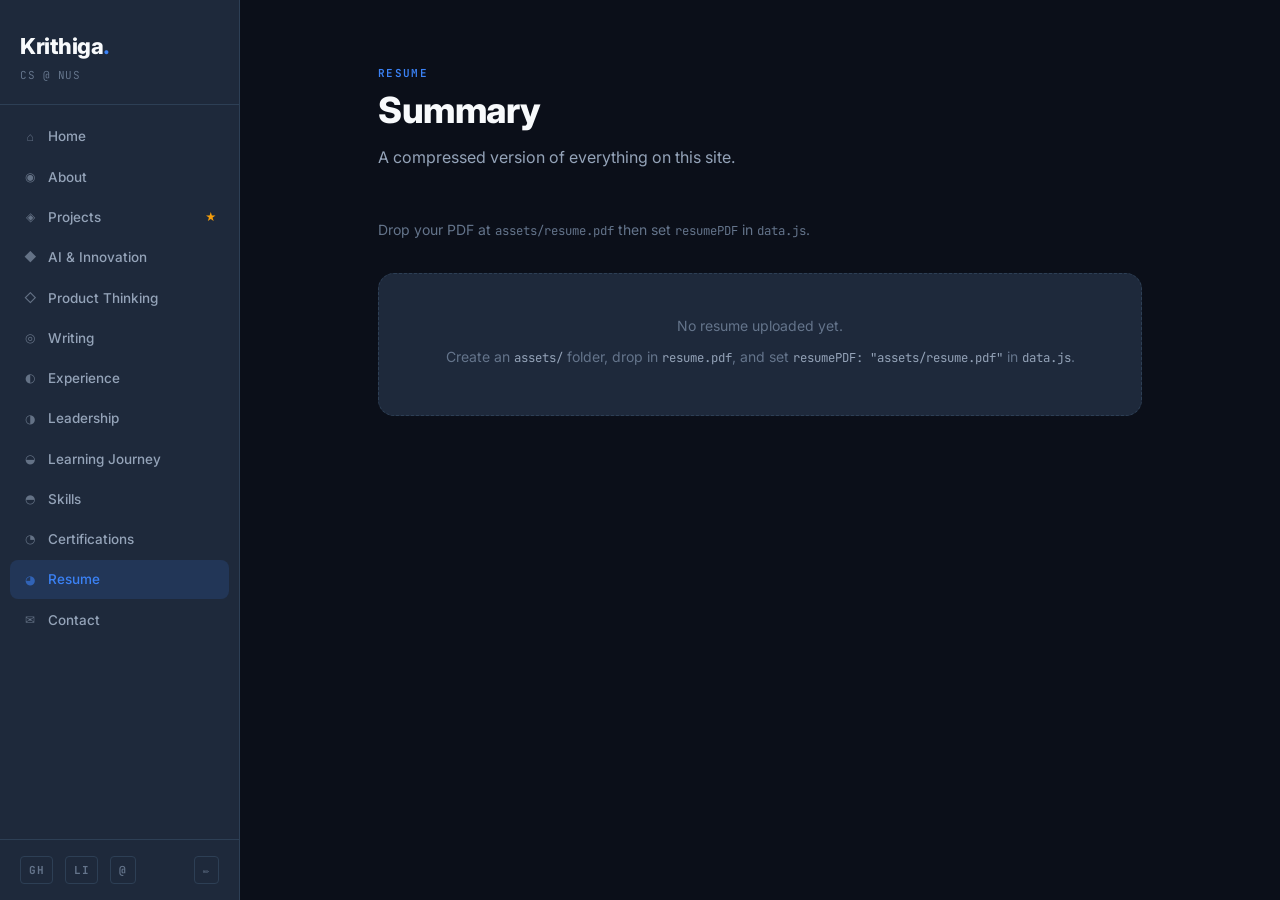
<file: resume.html>
<!DOCTYPE html>
<html lang="en">
<head>
  <meta charset="UTF-8" /><meta name="viewport" content="width=device-width, initial-scale=1.0" />
  <title>Resume</title>
  <link rel="preconnect" href="https://fonts.googleapis.com" />
  <link rel="preconnect" href="https://fonts.gstatic.com" crossorigin />
  <link href="https://fonts.googleapis.com/css2?family=Inter:wght@400;500;600;700;800&family=JetBrains+Mono:wght@400;600;700&display=swap" rel="stylesheet" />
  <link rel="stylesheet" href="style.css" />
</head>
<body>
  <div id="sidebar"></div>
  <div id="mobile-header"></div>
  <div id="mobile-drawer"></div>
  <main id="main">
    <div class="page">
      <div class="page-header">
        <div class="page-label">Resume</div>
        <h1 class="page-title">Summary</h1>
        <p class="page-subtitle">A compressed version of everything on this site.</p>
      </div>
      <div style="display:flex;gap:12px;margin-bottom:32px" id="resume-actions"></div>
      <div id="resume-embed-wrap"></div>
    </div>
  </main>
  <script src="data.js"></script>
  <script src="nav.js"></script>
  <script>
    document.addEventListener("DOMContentLoaded", () => {
      document.title = "Resume — " + PORTFOLIO.name;
      initNav();
      const actions = document.getElementById("resume-actions");
      const embedWrap = document.getElementById("resume-embed-wrap");

      if (PORTFOLIO.resumePDF) {
        actions.innerHTML = `
          <a href="${PORTFOLIO.resumePDF}" download class="btn btn-primary">Download PDF</a>
          <a href="${PORTFOLIO.resumePDF}" target="_blank" class="btn btn-ghost">Open in new tab</a>`;
        embedWrap.innerHTML = `<iframe src="${PORTFOLIO.resumePDF}" class="resume-embed" title="Resume"></iframe>`;
      } else {
        actions.innerHTML = `<span style="font-size:14px;color:var(--text3)">Drop your PDF at <code>assets/resume.pdf</code> then set <code>resumePDF</code> in <code>data.js</code>.</span>`;
        embedWrap.innerHTML = `
          <div class="empty-state">
            <p style="margin-bottom:8px">No resume uploaded yet.</p>
            <p>Create an <code>assets/</code> folder, drop in <code>resume.pdf</code>, and set <code>resumePDF: "assets/resume.pdf"</code> in <code>data.js</code>.</p>
          </div>`;
      }
    });
  </script>
</body>
</html>
</file>
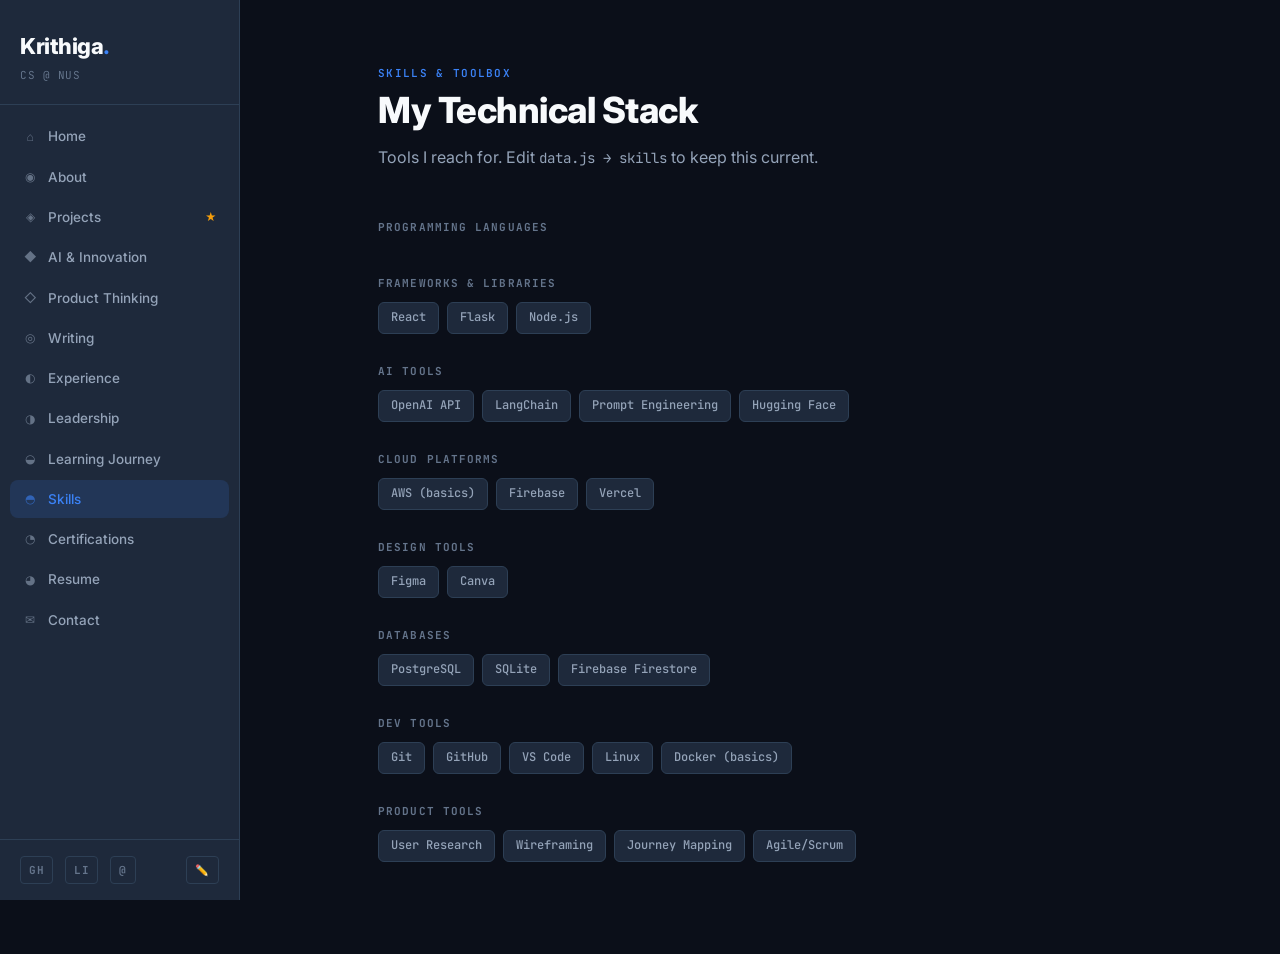
<file: skills.html>
<!DOCTYPE html>
<html lang="en">
<head>
  <meta charset="UTF-8" /><meta name="viewport" content="width=device-width, initial-scale=1.0" />
  <title>Skills</title>
  <link rel="preconnect" href="https://fonts.googleapis.com" />
  <link rel="preconnect" href="https://fonts.gstatic.com" crossorigin />
  <link href="https://fonts.googleapis.com/css2?family=Inter:wght@400;500;600;700;800&family=JetBrains+Mono:wght@400;600;700&display=swap" rel="stylesheet" />
  <link rel="stylesheet" href="style.css" />
</head>
<body>
  <div id="sidebar"></div>
  <div id="mobile-header"></div>
  <div id="mobile-drawer"></div>
  <main id="main">
    <div class="page">
      <div class="page-header">
        <div class="page-label">Skills & Toolbox</div>
        <h1 class="page-title">My Technical Stack</h1>
        <p class="page-subtitle">Tools I reach for. Edit <code>data.js → skills</code> to keep this current.</p>
      </div>
      <div id="skills-content"></div>
    </div>
  </main>
  <script src="data.js"></script>
  <script src="nav.js"></script>
  <script>
    document.addEventListener("DOMContentLoaded", () => {
      document.title = "Skills — " + PORTFOLIO.name;
      initNav();
      const s = PORTFOLIO.skills;
      const groups = [
        { label: "Programming Languages", key: "languages" },
        { label: "Frameworks & Libraries", key: "frameworks" },
        { label: "AI Tools",               key: "ai" },
        { label: "Cloud Platforms",        key: "cloud" },
        { label: "Design Tools",           key: "design" },
        { label: "Databases",              key: "databases" },
        { label: "Dev Tools",              key: "devtools" },
        { label: "Product Tools",          key: "product" },
      ];
      document.getElementById("skills-content").innerHTML = groups.map(g => `
        <div class="skills-group">
          <div class="skills-group-title">${g.label}</div>
          <div class="skills-chips">${(s[g.key]||[]).map(sk=>`<span class="skill-chip">${sk}</span>`).join("")}</div>
        </div>`).join("");
    });
  </script>
</body>
</html>
</file>
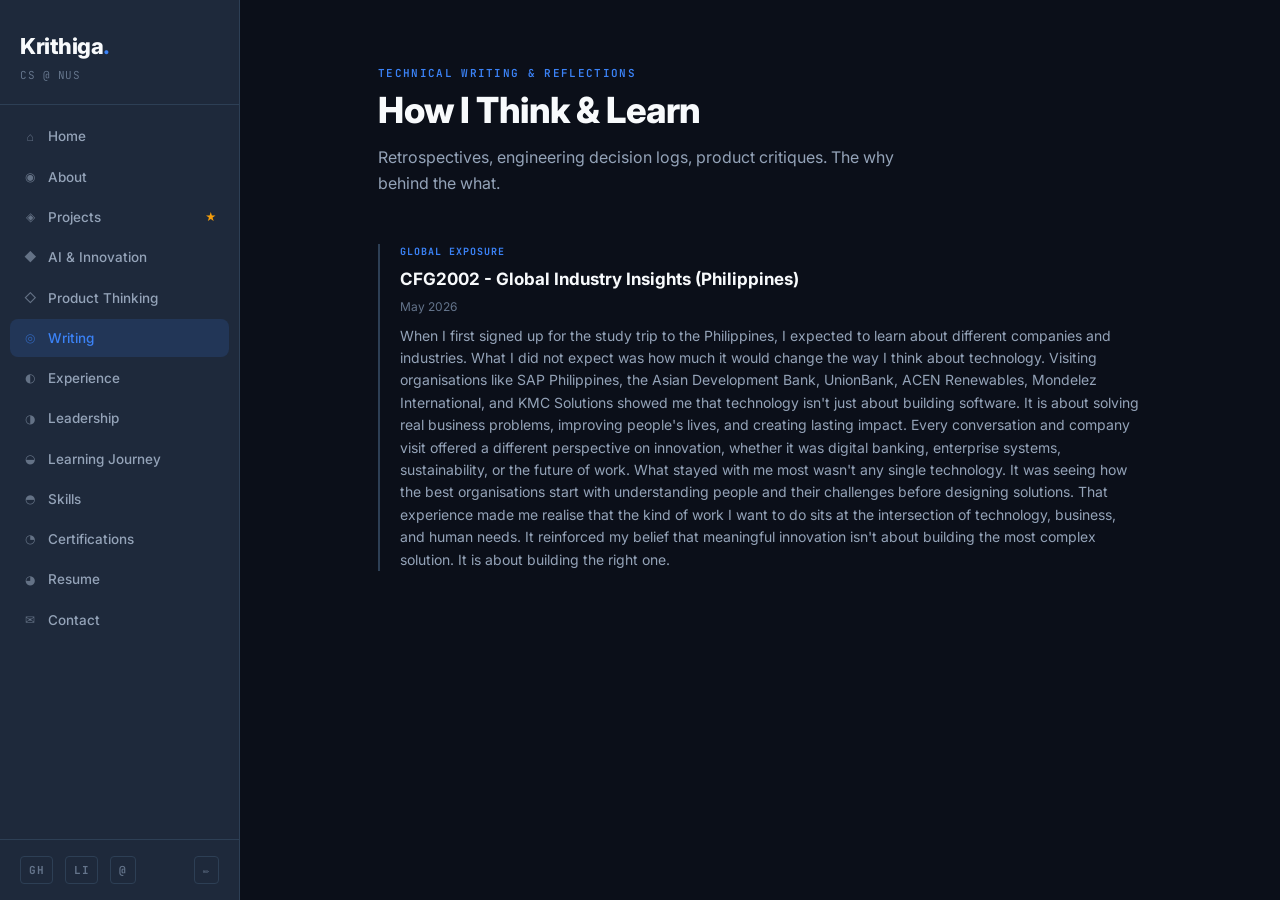
<file: writing.html>
<!DOCTYPE html>
<html lang="en">
<head>
  <meta charset="UTF-8" /><meta name="viewport" content="width=device-width, initial-scale=1.0" />
  <title>Writing</title>
  <link rel="preconnect" href="https://fonts.googleapis.com" />
  <link rel="preconnect" href="https://fonts.gstatic.com" crossorigin />
  <link href="https://fonts.googleapis.com/css2?family=Inter:wght@400;500;600;700;800&family=JetBrains+Mono:wght@400;600;700&display=swap" rel="stylesheet" />
  <link rel="stylesheet" href="style.css" />
</head>
<body>
  <div id="sidebar"></div>
  <div id="mobile-header"></div>
  <div id="mobile-drawer"></div>
  <main id="main">
    <div class="page">
      <div class="page-header">
        <div class="page-label">Technical Writing & Reflections</div>
        <h1 class="page-title">How I Think & Learn</h1>
        <p class="page-subtitle">Retrospectives, engineering decision logs, product critiques. The why behind the what.</p>
      </div>
      <div id="writing-list"></div>
    </div>
  </main>
  <script src="data.js"></script>
  <script src="nav.js"></script>
  <script>
    document.addEventListener("DOMContentLoaded", () => {
      document.title = "Writing — " + PORTFOLIO.name;
      initNav();
      const list = document.getElementById("writing-list");
      if (!PORTFOLIO.writing.length) {
        list.innerHTML = `<div class="empty-state"><p>Add articles and reflections in <code>data.js</code> → <code>writing</code></p></div>`;
      } else {
        list.innerHTML = PORTFOLIO.writing.map(w => `
          <div class="writing-item">
            <div class="writing-type">${w.type}</div>
            <div class="writing-title">${w.link ? `<a href="${w.link}" target="_blank">${w.title}</a>` : w.title}</div>
            <div class="writing-date">${w.date}</div>
            <div class="writing-summary">${w.summary}</div>
          </div>`).join("");
      }
    });
  </script>
</body>
</html>
</file>
<file: style.css>
/* ── RESET ────────────────────────────────────────────────────── */
*, *::before, *::after { box-sizing: border-box; margin: 0; padding: 0; }

/* ── TOKENS ───────────────────────────────────────────────────── */
:root {
  --bg:       #0B0F19;
  --bg2:      #111827;
  --surface:  #1E293B;
  --surface2: #263347;
  --border:   #2d3f55;
  --text:     #F8FAFC;
  --text2:    #94a3b8;
  --text3:    #64748b;
  --accent:   #3B82F6;
  --accent-h: #2563eb;
  --accent-g: color-mix(in srgb, #3B82F6 15%, transparent);
  --green:    #10b981;
  --yellow:   #f59e0b;
  --red:      #ef4444;
  --sidebar-w: 240px;
  --radius:   10px;
  --radius-lg: 16px;
  --shadow:   0 2px 8px rgba(0,0,0,0.4), 0 8px 32px rgba(0,0,0,0.3);
}

/* ── BASE ─────────────────────────────────────────────────────── */
html { scroll-behavior: smooth; }

body {
  font-family: 'Inter', -apple-system, sans-serif;
  background: var(--bg);
  color: var(--text);
  line-height: 1.65;
  min-height: 100vh;
  display: flex;
}

a { color: var(--accent); text-decoration: none; }
a:hover { text-decoration: underline; }
img { max-width: 100%; }
code, .mono {
  font-family: 'JetBrains Mono', monospace;
  font-size: 0.88em;
}

/* ── LAYOUT ───────────────────────────────────────────────────── */
#sidebar {
  width: var(--sidebar-w);
  min-width: var(--sidebar-w);
  min-height: 100vh;
  background: var(--surface);
  border-right: 1px solid var(--border);
  display: flex;
  flex-direction: column;
  position: fixed;
  top: 0; left: 0; bottom: 0;
  overflow-y: auto;
  z-index: 50;
}

#main {
  margin-left: var(--sidebar-w);
  flex: 1;
  min-height: 100vh;
}

#mobile-header {
  display: none;
  position: fixed; top: 0; left: 0; right: 0; z-index: 60;
  height: 56px;
  background: var(--surface);
  border-bottom: 1px solid var(--border);
  padding: 0 20px;
  align-items: center;
  justify-content: space-between;
}

#mobile-drawer {
  display: none;
  position: fixed; inset: 0; z-index: 70;
  background: rgba(0,0,0,0.6);
}

#mobile-drawer.open { display: block; }

.drawer-inner {
  position: absolute; top: 0; right: 0; bottom: 0;
  width: 260px;
  background: var(--surface);
  border-left: 1px solid var(--border);
  padding: 24px 16px;
  display: flex; flex-direction: column; gap: 4px;
  overflow-y: auto;
}

.drawer-close {
  align-self: flex-end;
  background: none; border: none; color: var(--text2);
  font-size: 20px; cursor: pointer; margin-bottom: 12px;
}

/* ── SIDEBAR INTERNALS ────────────────────────────────────────── */
.sidebar-brand {
  padding: 28px 20px 20px;
  border-bottom: 1px solid var(--border);
}

.brand-name {
  font-size: 22px; font-weight: 800;
  color: var(--text); letter-spacing: -0.5px;
}
.brand-name span { color: var(--accent); }
.brand-name:hover { text-decoration: none; }

.brand-sub {
  font-size: 11px; font-family: 'JetBrains Mono', monospace;
  color: var(--text3); margin-top: 2px; letter-spacing: 0.05em;
}

.sidebar-nav {
  flex: 1;
  padding: 12px 10px;
  display: flex; flex-direction: column; gap: 2px;
}

.nav-link {
  display: flex; align-items: center; gap: 10px;
  padding: 8px 12px;
  border-radius: 8px;
  color: var(--text2);
  font-size: 13.5px; font-weight: 500;
  transition: background 0.15s, color 0.15s;
  text-decoration: none;
}

.nav-link:hover {
  background: var(--surface2);
  color: var(--text);
  text-decoration: none;
}

.nav-link.active {
  background: var(--accent-g);
  color: var(--accent);
}

.nav-icon {
  font-size: 12px; width: 16px; text-align: center;
  opacity: 0.6;
}

.nav-star { color: var(--yellow); font-size: 11px; margin-left: auto; }

.sidebar-footer {
  padding: 16px 20px;
  border-top: 1px solid var(--border);
  display: flex; gap: 12px;
}

.sidebar-footer a {
  font-family: 'JetBrains Mono', monospace;
  font-size: 11px; font-weight: 700;
  color: var(--text3);
  letter-spacing: 0.05em;
  padding: 4px 8px;
  border: 1px solid var(--border);
  border-radius: 4px;
  transition: color 0.15s, border-color 0.15s;
  text-decoration: none;
}

.sidebar-footer a:hover { color: var(--accent); border-color: var(--accent); }

/* ── PAGE SHELL ───────────────────────────────────────────────── */
.page {
  max-width: 860px;
  margin: 0 auto;
  padding: 64px 48px;
}

.page-header {
  margin-bottom: 48px;
}

.page-label {
  font-family: 'JetBrains Mono', monospace;
  font-size: 11px; font-weight: 600;
  color: var(--accent); letter-spacing: 0.12em; text-transform: uppercase;
  margin-bottom: 8px;
}

.page-title {
  font-size: 36px; font-weight: 800; letter-spacing: -0.5px;
  line-height: 1.15;
  margin-bottom: 12px;
}

.page-subtitle {
  font-size: 16px; color: var(--text2); max-width: 560px;
}

/* ── SECTION DIVIDER ──────────────────────────────────────────── */
.section { margin-bottom: 56px; }

.section-title {
  font-size: 13px; font-weight: 700; letter-spacing: 0.1em;
  text-transform: uppercase; color: var(--text3);
  margin-bottom: 20px;
  display: flex; align-items: center; gap: 10px;
}

.section-title::after {
  content: ''; flex: 1; height: 1px;
  background: var(--border);
}

/* ── CARDS ────────────────────────────────────────────────────── */
.card-grid {
  display: grid;
  grid-template-columns: repeat(auto-fill, minmax(280px, 1fr));
  gap: 20px;
}

.card {
  background: var(--surface);
  border: 1px solid var(--border);
  border-radius: var(--radius-lg);
  padding: 24px;
  transition: border-color 0.2s, transform 0.2s;
  cursor: default;
}

.card:hover {
  border-color: var(--accent);
  transform: translateY(-2px);
}

.card-label {
  font-family: 'JetBrains Mono', monospace;
  font-size: 10px; font-weight: 700;
  color: var(--accent); letter-spacing: 0.1em; text-transform: uppercase;
  margin-bottom: 8px;
}

.card-title {
  font-size: 17px; font-weight: 700;
  margin-bottom: 8px; line-height: 1.3;
}

.card-desc {
  font-size: 13.5px; color: var(--text2); line-height: 1.6;
  margin-bottom: 14px;
}

.card-tags {
  display: flex; flex-wrap: wrap; gap: 6px; margin-top: auto;
}

.tag {
  font-family: 'JetBrains Mono', monospace;
  font-size: 10px; font-weight: 600;
  background: var(--accent-g);
  color: var(--accent);
  border: 1px solid color-mix(in srgb, var(--accent) 25%, transparent);
  padding: 2px 8px; border-radius: 20px;
}

/* ── BUTTONS ──────────────────────────────────────────────────── */
.btn {
  display: inline-flex; align-items: center; gap: 6px;
  padding: 9px 20px; border-radius: 8px;
  font-size: 13.5px; font-weight: 600;
  cursor: pointer; transition: all 0.15s;
  text-decoration: none;
}

.btn-primary {
  background: var(--accent); color: #fff; border: 1px solid var(--accent);
}
.btn-primary:hover { background: var(--accent-h); border-color: var(--accent-h); text-decoration: none; }

.btn-ghost {
  background: transparent; color: var(--text2); border: 1px solid var(--border);
}
.btn-ghost:hover { color: var(--text); border-color: var(--text2); text-decoration: none; }

/* ── HOME PAGE ────────────────────────────────────────────────── */
#home-hero {
  min-height: 100vh;
  display: flex; flex-direction: column; justify-content: center;
  padding: 64px 48px;
  max-width: 760px;
  margin: 0 auto;
}

.hero-badge {
  font-family: 'JetBrains Mono', monospace;
  font-size: 11px; font-weight: 600; color: var(--accent);
  letter-spacing: 0.12em; text-transform: uppercase;
  margin-bottom: 20px;
  display: flex; align-items: center; gap: 8px;
}

.hero-badge::before {
  content: '';
  display: inline-block; width: 6px; height: 6px;
  border-radius: 50%; background: var(--green);
  box-shadow: 0 0 8px var(--green);
}

.hero-name {
  font-size: clamp(40px, 6vw, 64px);
  font-weight: 800; letter-spacing: -1.5px;
  line-height: 1.05; margin-bottom: 16px;
}

.hero-name span { color: var(--accent); }

.hero-tagline {
  font-size: clamp(18px, 2.5vw, 22px);
  color: var(--text2); font-weight: 400;
  max-width: 500px; margin-bottom: 20px; line-height: 1.5;
}

.hero-intro {
  font-size: 15px; color: var(--text3);
  max-width: 500px; margin-bottom: 36px; line-height: 1.7;
}

.hero-links {
  display: flex; flex-wrap: wrap; gap: 12px; margin-bottom: 56px;
}

.hero-nav-grid {
  display: grid;
  grid-template-columns: repeat(auto-fill, minmax(160px, 1fr));
  gap: 10px;
}

.hero-nav-item {
  background: var(--surface);
  border: 1px solid var(--border);
  border-radius: var(--radius);
  padding: 14px 16px;
  font-size: 13px; font-weight: 600; color: var(--text2);
  transition: all 0.15s;
  text-decoration: none;
  display: flex; align-items: center; gap: 8px;
}

.hero-nav-item:hover {
  border-color: var(--accent);
  color: var(--text);
  background: var(--surface2);
  text-decoration: none;
}

.hero-nav-item .hn-star { color: var(--yellow); }

/* ── ABOUT PAGE ───────────────────────────────────────────────── */
.about-photo {
  width: 100px; height: 100px;
  border-radius: 50%;
  object-fit: cover;
  border: 2px solid var(--border);
  margin-bottom: 28px;
}

.about-photo-placeholder {
  width: 100px; height: 100px; border-radius: 50%;
  background: var(--surface2); border: 2px solid var(--border);
  display: flex; align-items: center; justify-content: center;
  font-size: 36px; margin-bottom: 28px;
}

.pill-list {
  display: flex; flex-wrap: wrap; gap: 8px;
}

.pill {
  font-family: 'JetBrains Mono', monospace;
  font-size: 11.5px; font-weight: 500;
  background: var(--surface); border: 1px solid var(--border);
  border-radius: 20px; padding: 4px 14px;
  color: var(--text2);
}

.prose p {
  font-size: 15px; color: var(--text2); line-height: 1.8;
  margin-bottom: 12px;
}

/* ── PROJECT DETAIL ───────────────────────────────────────────── */
.detail-hero {
  background: var(--surface);
  border: 1px solid var(--border);
  border-radius: var(--radius-lg);
  padding: 32px;
  margin-bottom: 40px;
}

.detail-grid {
  display: grid;
  grid-template-columns: 1fr 1fr;
  gap: 28px;
}

@media (max-width: 640px) { .detail-grid { grid-template-columns: 1fr; } }

.detail-field { margin-bottom: 28px; }

.field-label {
  font-family: 'JetBrains Mono', monospace;
  font-size: 10px; font-weight: 700;
  color: var(--accent); letter-spacing: 0.1em; text-transform: uppercase;
  margin-bottom: 6px;
}

.field-value {
  font-size: 14.5px; color: var(--text2); line-height: 1.7;
}

.screenshot-grid {
  display: grid; grid-template-columns: repeat(auto-fill, minmax(220px, 1fr));
  gap: 12px; margin-top: 8px;
}

.screenshot-grid img {
  border-radius: 8px; border: 1px solid var(--border);
  width: 100%; object-fit: cover;
}

/* ── TIMELINE ─────────────────────────────────────────────────── */
.timeline {
  position: relative; padding-left: 28px;
}

.timeline::before {
  content: ''; position: absolute;
  left: 7px; top: 6px; bottom: 6px;
  width: 2px; background: var(--border);
}

.timeline-item {
  position: relative; margin-bottom: 28px;
}

.timeline-item::before {
  content: ''; position: absolute;
  left: -24px; top: 6px;
  width: 10px; height: 10px;
  border-radius: 50%; background: var(--accent);
  box-shadow: 0 0 8px var(--accent-g);
}

.timeline-year {
  font-family: 'JetBrains Mono', monospace;
  font-size: 11px; color: var(--accent); font-weight: 700;
  margin-bottom: 4px;
}

.timeline-text {
  font-size: 14px; color: var(--text2); line-height: 1.6;
}

/* ── SKILLS TABLE ─────────────────────────────────────────────── */
.skills-group { margin-bottom: 28px; }

.skills-group-title {
  font-family: 'JetBrains Mono', monospace;
  font-size: 11px; font-weight: 700;
  color: var(--text3); letter-spacing: 0.1em; text-transform: uppercase;
  margin-bottom: 10px;
}

.skills-chips {
  display: flex; flex-wrap: wrap; gap: 8px;
}

.skill-chip {
  font-family: 'JetBrains Mono', monospace;
  font-size: 12px; font-weight: 500;
  background: var(--surface); border: 1px solid var(--border);
  border-radius: 6px; padding: 5px 12px;
  color: var(--text2);
  transition: border-color 0.15s, color 0.15s;
}

.skill-chip:hover { border-color: var(--accent); color: var(--text); }

/* ── CERTS TABLE ──────────────────────────────────────────────── */
.cert-list { display: flex; flex-direction: column; gap: 10px; }

.cert-item {
  display: flex; align-items: center; gap: 14px;
  background: var(--surface); border: 1px solid var(--border);
  border-radius: var(--radius); padding: 14px 18px;
  transition: border-color 0.15s;
}

.cert-item:hover { border-color: var(--accent); }

.cert-dot {
  width: 8px; height: 8px; border-radius: 50%;
  background: var(--accent); flex-shrink: 0;
}

.cert-name { font-size: 14px; font-weight: 600; }
.cert-meta {
  font-size: 12px; color: var(--text3);
  font-family: 'JetBrains Mono', monospace;
}
.cert-link { margin-left: auto; font-size: 12px; }

/* ── WRITING CARDS ────────────────────────────────────────────── */
.writing-item {
  border-left: 2px solid var(--border);
  padding-left: 20px; margin-bottom: 32px;
  transition: border-color 0.15s;
}

.writing-item:hover { border-color: var(--accent); }

.writing-type {
  font-family: 'JetBrains Mono', monospace;
  font-size: 10px; font-weight: 700;
  color: var(--accent); letter-spacing: 0.1em; text-transform: uppercase;
  margin-bottom: 4px;
}

.writing-title {
  font-size: 17px; font-weight: 700; margin-bottom: 4px;
}

.writing-date { font-size: 12px; color: var(--text3); margin-bottom: 8px; }
.writing-summary { font-size: 14px; color: var(--text2); line-height: 1.6; }

/* ── EMPTY STATE ──────────────────────────────────────────────── */
.empty-state {
  background: var(--surface); border: 1px dashed var(--border);
  border-radius: var(--radius-lg); padding: 40px;
  text-align: center; color: var(--text3); font-size: 14px;
}

.empty-state p { margin-bottom: 6px; }
.empty-state code { color: var(--text2); }

/* ── CONTACT ──────────────────────────────────────────────────── */
.contact-list { display: flex; flex-direction: column; gap: 12px; }

.contact-row {
  display: flex; align-items: center; gap: 14px;
  background: var(--surface); border: 1px solid var(--border);
  border-radius: var(--radius); padding: 16px 20px;
  transition: border-color 0.15s;
}

.contact-row:hover { border-color: var(--accent); }

.contact-icon {
  font-family: 'JetBrains Mono', monospace;
  font-size: 11px; font-weight: 700;
  color: var(--text3); width: 28px; text-align: center;
}

.contact-label { font-size: 11px; color: var(--text3); margin-bottom: 1px; }
.contact-value { font-size: 14.5px; font-weight: 500; }

/* ── RESUME ───────────────────────────────────────────────────── */
.resume-embed {
  width: 100%; height: 70vh;
  border: 1px solid var(--border); border-radius: var(--radius);
  background: var(--surface);
}

/* ── PROBLEM NOTEBOOK ─────────────────────────────────────────── */
.problem-card {
  background: var(--surface); border: 1px solid var(--border);
  border-radius: var(--radius-lg); padding: 24px;
  margin-bottom: 16px; transition: border-color 0.2s;
}

.problem-card:hover { border-color: var(--yellow); }

.problem-stage {
  font-family: 'JetBrains Mono', monospace;
  font-size: 10px; font-weight: 700; letter-spacing: 0.1em;
  padding: 2px 8px; border-radius: 20px;
  display: inline-block; margin-bottom: 8px;
}

.stage-observation { background: color-mix(in srgb,var(--yellow) 15%,transparent); color: var(--yellow); }
.stage-exploring   { background: color-mix(in srgb,var(--accent) 15%,transparent); color: var(--accent); }
.stage-prototyping { background: color-mix(in srgb,var(--green) 15%,transparent);  color: var(--green); }

/* ── MOBILE ───────────────────────────────────────────────────── */
@media (max-width: 768px) {
  #sidebar { display: none; }
  #mobile-header { display: flex; }
  #mobile-drawer { display: none; }
  #mobile-drawer.open { display: block; }
  #main { margin-left: 0; padding-top: 56px; }
  .page { padding: 32px 20px; }
  #home-hero { padding: 32px 20px; }
  .hero-name { font-size: 36px; }
  .page-title { font-size: 28px; }
  .detail-grid { grid-template-columns: 1fr; }
}
</file>
